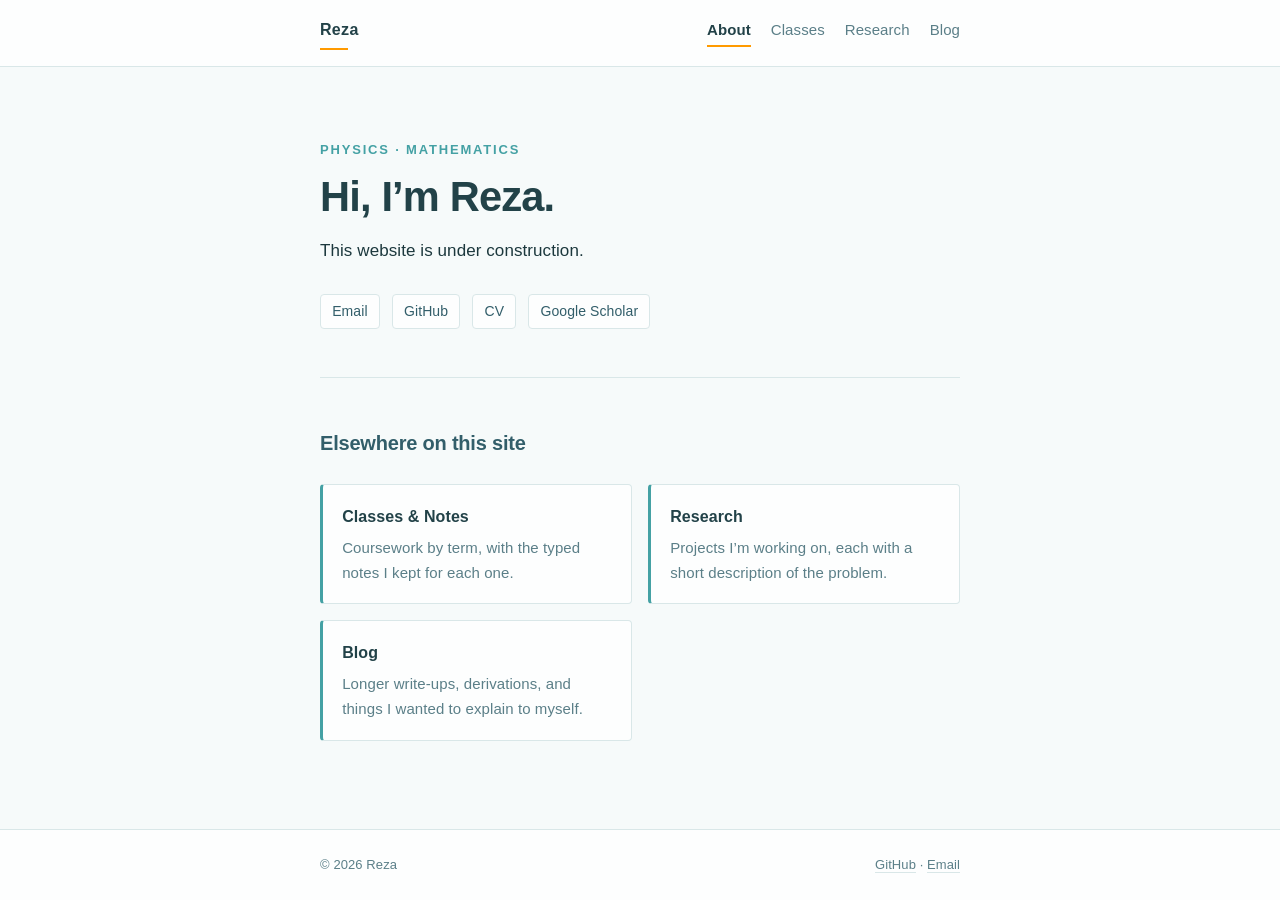
<file: index.html>
<!doctype html>
<html lang="en">
<head>
<!-- Generated by tools/build.py from content/pages/index.md — edit that file, not this one. -->
<meta charset="utf-8">
<meta name="viewport" content="width=device-width, initial-scale=1">
<title>Reza — About</title>
<meta name="description" content="Personal site — bio, coursework and notes, research projects, and writing.">
<meta name="color-scheme" content="light dark">
<link rel="icon" href="assets/favicon.svg" type="image/svg+xml">
<link rel="stylesheet" href="assets/css/style.css">
<script src="assets/js/site.js"></script>
<script defer id="MathJax-script" src="assets/vendor/mathjax/tex-chtml.js"></script>
</head>
<body>
<a class="skip-link" href="#main">Skip to content</a>

<header class="site-header">
  <div class="wrap">
    <a class="brand" href="index.html">Reza</a>
    <nav class="nav" aria-label="Primary">
      <a href="index.html" aria-current="page">About</a>
      <a href="classes.html">Classes</a>
      <a href="research.html">Research</a>
      <a href="blog.html">Blog</a>
    </nav>
  </div>
</header>

<main id="main">
  <div class="wrap">

    <section class="hero">
      <p class="hero-role">Physics · Mathematics</p>
      <h1 class="page-title">Hi, I&#8217;m Reza.</h1>
    </section>

    <div class="bio">
      <p>This website is under construction. </p>

      <ul class="links">
        <li><a href="mailto:kazemi@berkeley.edu">Email</a></li>
        <li><a href="https://github.com/kazemi-reza">GitHub</a></li>
        <li><a href="#">CV</a></li>
        <li><a href="https://scholar.google.com/citations?user=HjDReEsAAAAJ&hl=en">Google&nbsp;Scholar</a></li>
      </ul>
    </div>

    <hr>

    <h2>Elsewhere on this site</h2>
    <ul class="tabs">
      <li>
        <a class="card" href="classes.html">
          <h3>Classes &amp; Notes</h3>
          <p>Coursework by term, with the typed notes I kept for each one.</p>
        </a>
      </li>
      <li>
        <a class="card" href="research.html">
          <h3>Research</h3>
          <p>Projects I&rsquo;m working on, each with a short description of the problem.</p>
        </a>
      </li>
      <li>
        <a class="card" href="blog.html">
          <h3>Blog</h3>
          <p>Longer write-ups, derivations, and things I wanted to explain to myself.</p>
        </a>
      </li>
    </ul>

  </div>
</main>

<footer class="site-footer">
  <div class="wrap">
    <span>&copy; <span data-year>2026</span> Reza</span>
    <span><a href="https://github.com/kazemi-reza">GitHub</a> &middot; <a href="mailto:kazemi@berkeley.edu">Email</a></span>
  </div>
</footer>
</body>
</html>
</file>
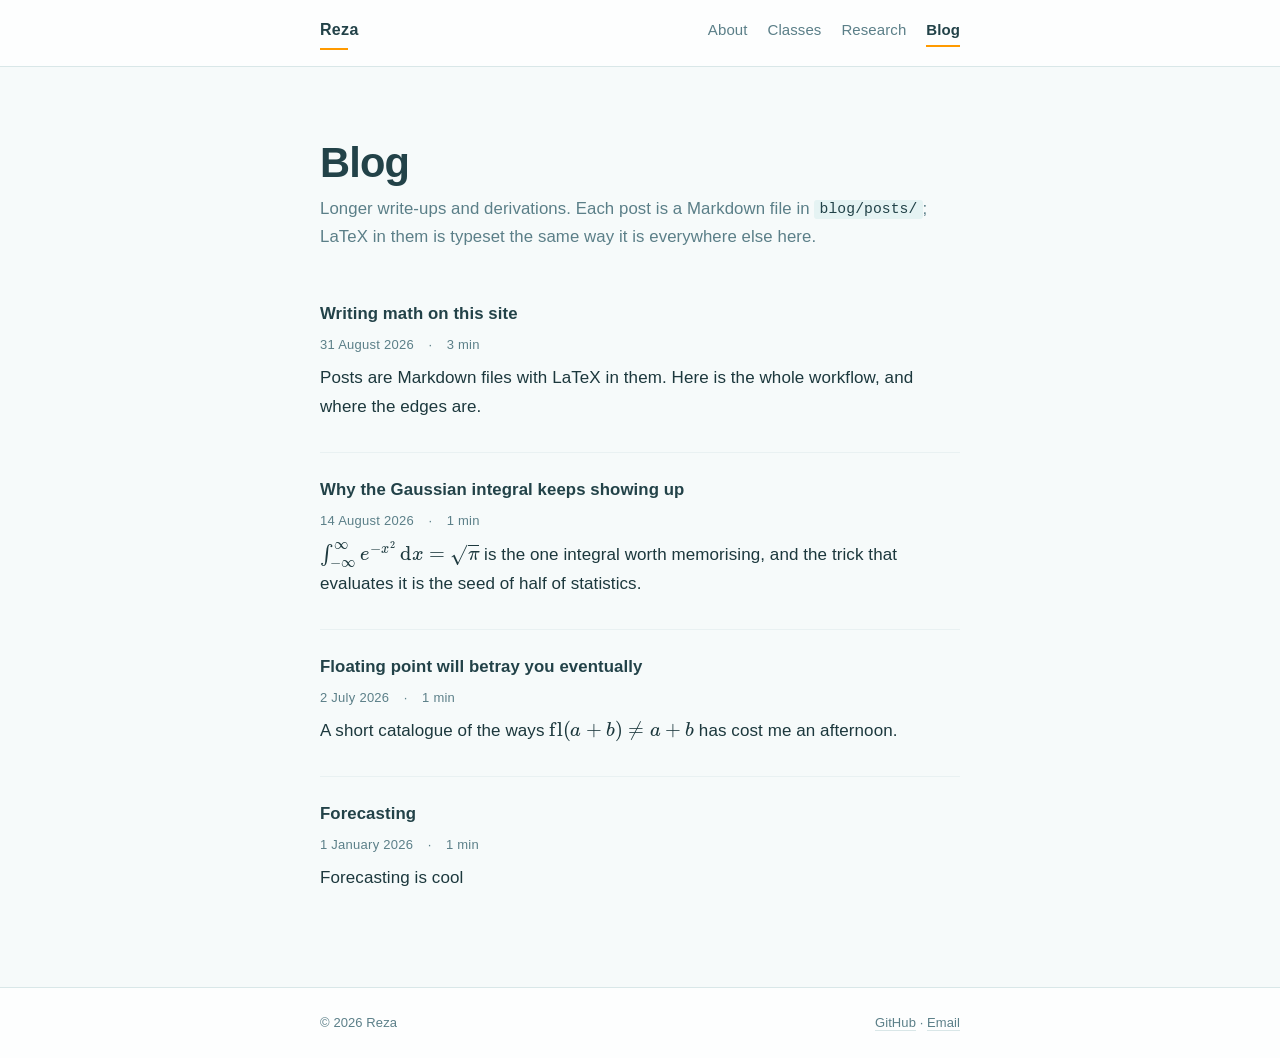
<file: blog.html>
<!doctype html>
<html lang="en">
<head>
<meta charset="utf-8">
<meta name="viewport" content="width=device-width, initial-scale=1">
<title>Blog — Reza</title>
<meta name="description" content="Write-ups, derivations, and notes to self.">
<meta name="color-scheme" content="light dark">
<link rel="icon" href="assets/favicon.svg" type="image/svg+xml">
<link rel="stylesheet" href="assets/css/style.css">
<script src="assets/js/site.js"></script>
<script defer id="MathJax-script" src="assets/vendor/mathjax/tex-chtml.js"></script>
</head>
<body>
<a class="skip-link" href="#main">Skip to content</a>

<header class="site-header">
  <div class="wrap">
    <a class="brand" href="index.html">Reza</a>
    <nav class="nav" aria-label="Primary">
      <a href="index.html">About</a>
      <a href="classes.html">Classes</a>
      <a href="research.html">Research</a>
      <a href="blog.html" aria-current="page">Blog</a>
    </nav>
  </div>
</header>

<main id="main">
  <div class="wrap">

    <h1 class="page-title">Blog</h1>
    <p class="lede">
      Longer write-ups and derivations. Each post is a Markdown file in
      <code>blog/posts/</code>; LaTeX in them is typeset the same way it is everywhere
      else here.
    </p>

<!-- POSTS:START — generated by tools/build.py from blog/posts/*.md. Edit those, not this. -->

    <article class="entry">
      <h3><a href="blog/2026-08-31-writing-math-here.html">Writing math on this site</a></h3>
      <p class="meta"><time datetime="2026-08-31">31 August 2026</time><span>&middot;</span><span>3 min</span></p>
      <p>Posts are Markdown files with LaTeX in them. Here is the whole workflow, and where the edges are.</p>
    </article>

    <article class="entry">
      <h3><a href="blog/2026-08-14-gaussian-integral.html">Why the Gaussian integral keeps showing up</a></h3>
      <p class="meta"><time datetime="2026-08-14">14 August 2026</time><span>&middot;</span><span>1 min</span></p>
      <p>$\int_{-\infty}^{\infty} e^{-x^2}\,\diff{x} = \sqrt{\pi}$ is the one integral worth memorising, and the trick that evaluates it is the seed of half of statistics.</p>
    </article>

    <article class="entry">
      <h3><a href="blog/2026-07-02-floating-point.html">Floating point will betray you eventually</a></h3>
      <p class="meta"><time datetime="2026-07-02">2 July 2026</time><span>&middot;</span><span>1 min</span></p>
      <p>A short catalogue of the ways $\mathrm{fl}(a + b) \ne a + b$ has cost me an afternoon.</p>
    </article>

    <article class="entry">
      <h3><a href="blog/forecasting.html">Forecasting</a></h3>
      <p class="meta"><time datetime="2026-01-01">1 January 2026</time><span>&middot;</span><span>1 min</span></p>
      <p>Forecasting is cool</p>
    </article>

<!-- POSTS:END -->

  </div>
</main>

<footer class="site-footer">
  <div class="wrap">
    <span>&copy; <span data-year>2026</span> Reza</span>
    <span><a href="https://github.com/rezakaze">GitHub</a> &middot; <a href="mailto:mhmdrzkzm04@gmail.com">Email</a></span>
  </div>
</footer>
</body>
</html>
</file>
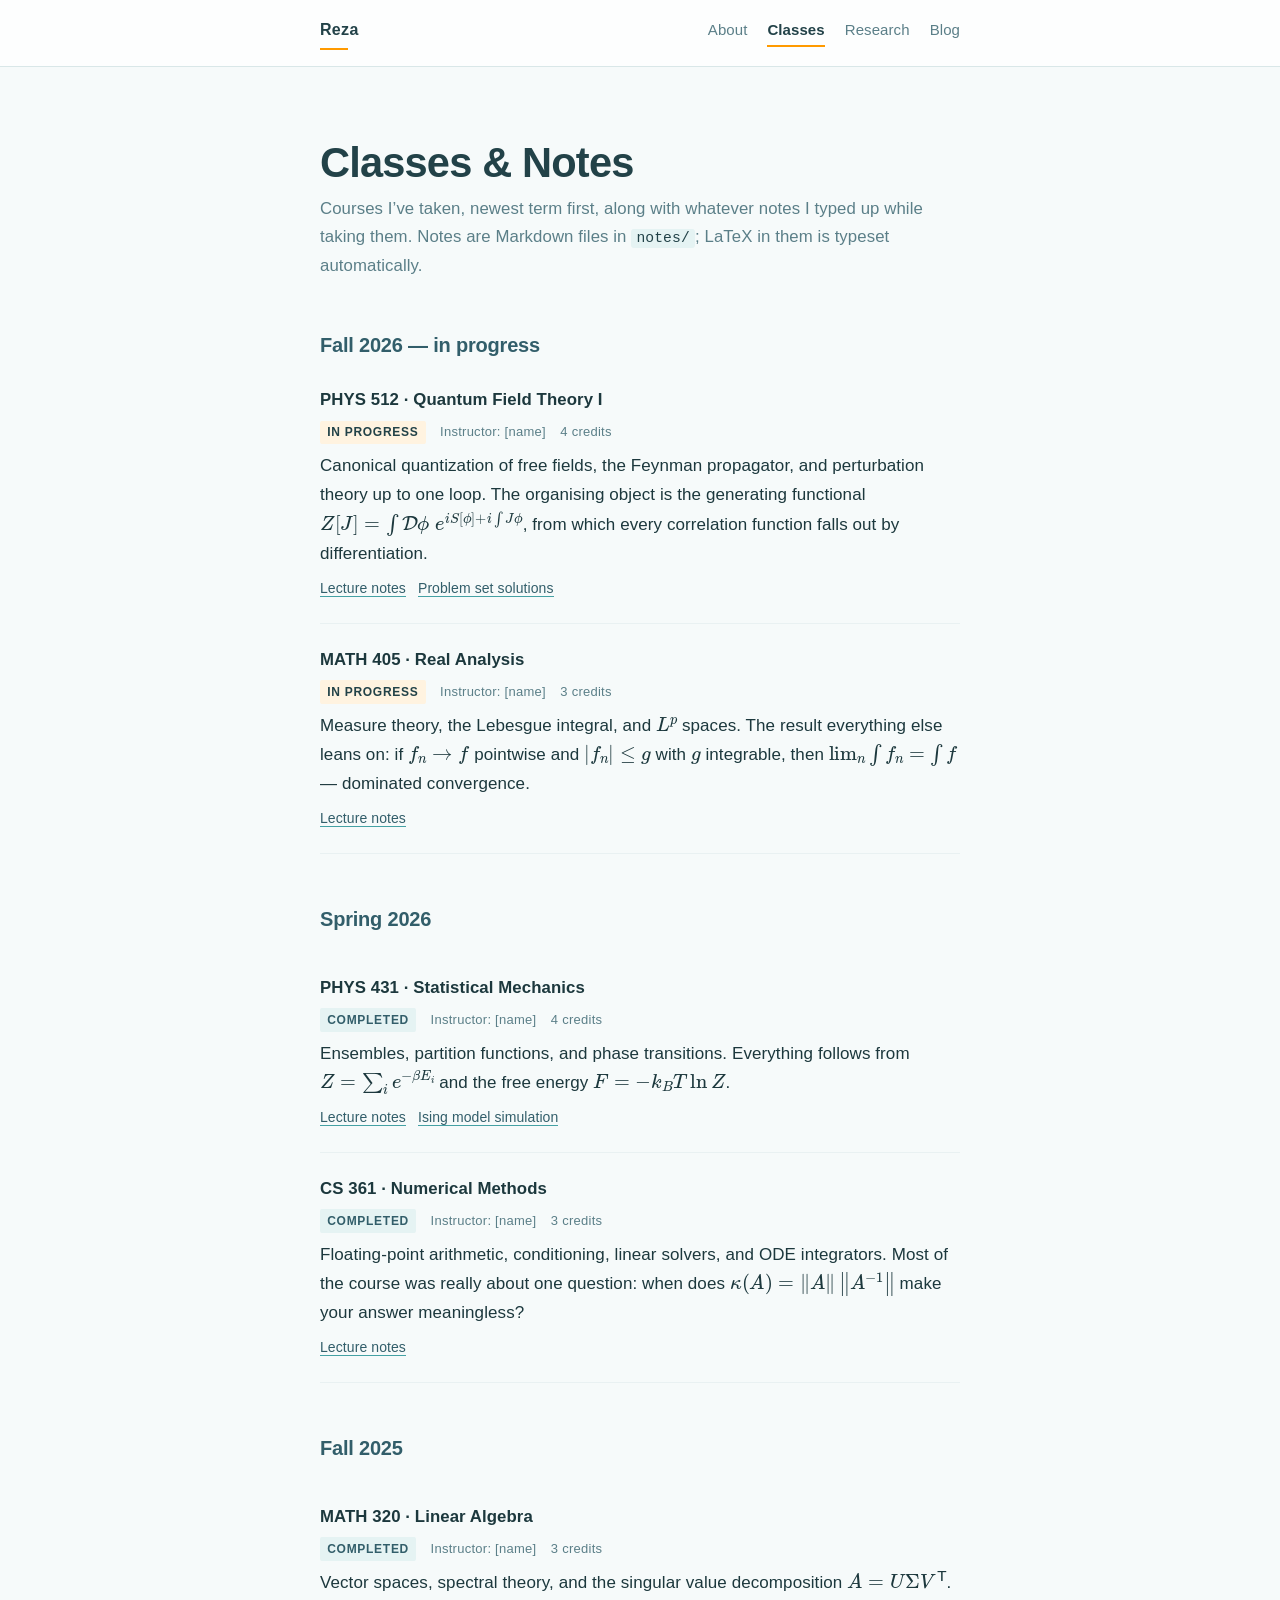
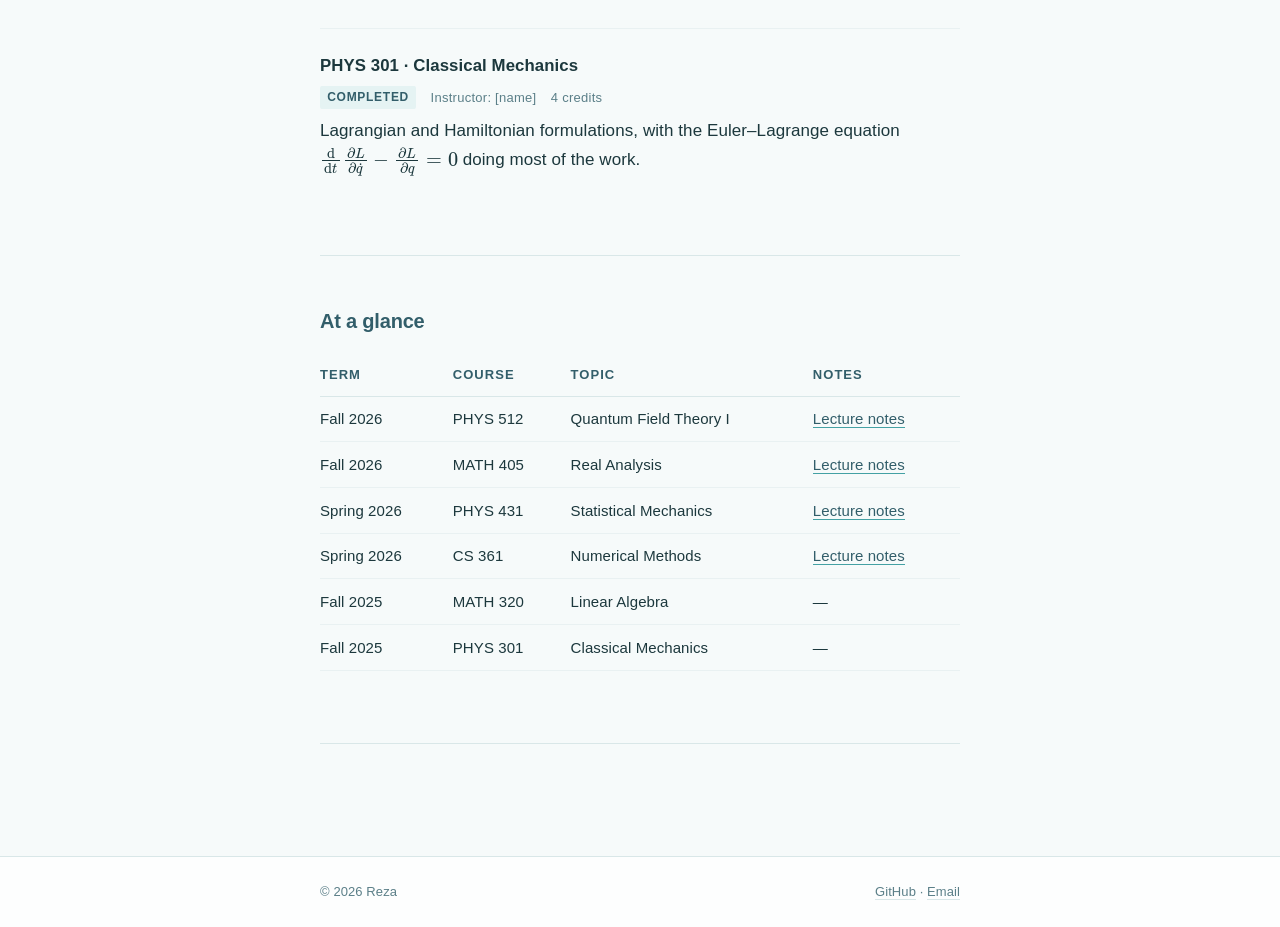
<file: classes.html>
<!doctype html>
<html lang="en">
<head>
<!-- Generated by tools/build.py from content/pages/classes.md — edit that file, not this one. -->
<meta charset="utf-8">
<meta name="viewport" content="width=device-width, initial-scale=1">
<title>Classes &amp; Notes — Reza</title>
<meta name="description" content="Courses taken, organised by term, with links to typed lecture notes.">
<meta name="color-scheme" content="light dark">
<link rel="icon" href="assets/favicon.svg" type="image/svg+xml">
<link rel="stylesheet" href="assets/css/style.css">
<script src="assets/js/site.js"></script>
<script defer id="MathJax-script" src="assets/vendor/mathjax/tex-chtml.js"></script>
</head>
<body>
<a class="skip-link" href="#main">Skip to content</a>

<header class="site-header">
  <div class="wrap">
    <a class="brand" href="index.html">Reza</a>
    <nav class="nav" aria-label="Primary">
      <a href="index.html">About</a>
      <a href="classes.html" aria-current="page">Classes</a>
      <a href="research.html">Research</a>
      <a href="blog.html">Blog</a>
    </nav>
  </div>
</header>

<main id="main">
  <div class="wrap">

    <h1 class="page-title">Classes &amp; Notes</h1>
    <p class="lede">Courses I&#8217;ve taken, newest term first, along with whatever notes I typed up while taking them. Notes are Markdown files in <code>notes/</code>; LaTeX in them is typeset automatically.</p>

    <h2>Fall 2026 &mdash; in progress</h2>

    <article class="entry">
      <h3>PHYS 512 &middot; Quantum Field Theory I</h3>
      <p class="meta"><span class="tag tag--active">In progress</span><span>Instructor: [name]</span><span>4 credits</span></p>
      <p>Canonical quantization of free fields, the Feynman propagator, and perturbation
      theory up to one loop. The organising object is the generating functional
      $Z[J] = \int \mathcal{D}\phi \; e^{i S[\phi] + i\int J\phi}$, from which every
      correlation function falls out by differentiation.</p>
      <ul class="note-links">
        <li><a href="notes/phys-512-qft.html">Lecture notes</a></li>
        <li><a href="#">Problem set solutions</a></li>
      </ul>
    </article>
    <article class="entry">
      <h3>MATH 405 &middot; Real Analysis</h3>
      <p class="meta"><span class="tag tag--active">In progress</span><span>Instructor: [name]</span><span>3 credits</span></p>
      <p>Measure theory, the Lebesgue integral, and $L^p$ spaces. The result everything
      else leans on: if $f_n \to f$ pointwise and $\abs{f_n} \le g$ with $g$
      integrable, then $\lim_n \int f_n = \int f$ — dominated convergence.</p>
      <ul class="note-links">
        <li><a href="#">Lecture notes</a></li>
      </ul>
    </article>

    <h2>Spring 2026</h2>

    <article class="entry">
      <h3>PHYS 431 &middot; Statistical Mechanics</h3>
      <p class="meta"><span class="tag">Completed</span><span>Instructor: [name]</span><span>4 credits</span></p>
      <p>Ensembles, partition functions, and phase transitions. Everything follows from
      $Z = \sum_i e^{-\beta E_i}$ and the free energy $F = -k_B T \ln Z$.</p>
      <ul class="note-links">
        <li><a href="#">Lecture notes</a></li>
        <li><a href="#">Ising model simulation</a></li>
      </ul>
    </article>
    <article class="entry">
      <h3>CS 361 &middot; Numerical Methods</h3>
      <p class="meta"><span class="tag">Completed</span><span>Instructor: [name]</span><span>3 credits</span></p>
      <p>Floating-point arithmetic, conditioning, linear solvers, and ODE integrators.
      Most of the course was really about one question: when does
      $\kappa(A) = \norm{A}\,\norm{A^{-1}}$ make your answer meaningless?</p>
      <ul class="note-links">
        <li><a href="#">Lecture notes</a></li>
      </ul>
    </article>

    <h2>Fall 2025</h2>

    <article class="entry">
      <h3>MATH 320 &middot; Linear Algebra</h3>
      <p class="meta"><span class="tag">Completed</span><span>Instructor: [name]</span><span>3 credits</span></p>
      <p>Vector spaces, spectral theory, and the singular value decomposition
      $A = U\Sigma V^{\mathsf{T}}$.</p>
    </article>
    <article class="entry">
      <h3>PHYS 301 &middot; Classical Mechanics</h3>
      <p class="meta"><span class="tag">Completed</span><span>Instructor: [name]</span><span>4 credits</span></p>
      <p>Lagrangian and Hamiltonian formulations, with the Euler–Lagrange equation
      $\frac{\diff{}}{\diff{t}}\frac{\partial L}{\partial \dot q} - \frac{\partial L}{\partial q} = 0$
      doing most of the work.</p>
    </article>

    <hr>

    <h2>At a glance</h2>
    <div class="table-scroll">
      <table>
        <thead>
          <tr><th scope="col">Term</th><th scope="col">Course</th><th scope="col">Topic</th><th scope="col">Notes</th></tr>
        </thead>
        <tbody>
          <tr><td>Fall 2026</td><td>PHYS 512</td><td>Quantum Field Theory I</td><td><a href="notes/phys-512-qft.html">Lecture notes</a></td></tr>
          <tr><td>Fall 2026</td><td>MATH 405</td><td>Real Analysis</td><td><a href="#">Lecture notes</a></td></tr>
          <tr><td>Spring 2026</td><td>PHYS 431</td><td>Statistical Mechanics</td><td><a href="#">Lecture notes</a></td></tr>
          <tr><td>Spring 2026</td><td>CS 361</td><td>Numerical Methods</td><td><a href="#">Lecture notes</a></td></tr>
          <tr><td>Fall 2025</td><td>MATH 320</td><td>Linear Algebra</td><td>&mdash;</td></tr>
          <tr><td>Fall 2025</td><td>PHYS 301</td><td>Classical Mechanics</td><td>&mdash;</td></tr>
        </tbody>
      </table>
    </div>

    <hr>

    <p></p>

  </div>
</main>

<footer class="site-footer">
  <div class="wrap">
    <span>&copy; <span data-year>2026</span> Reza</span>
    <span><a href="https://github.com/kazemi-reza">GitHub</a> &middot; <a href="mailto:kazemi@berkeley.edu">Email</a></span>
  </div>
</footer>
</body>
</html>
</file>
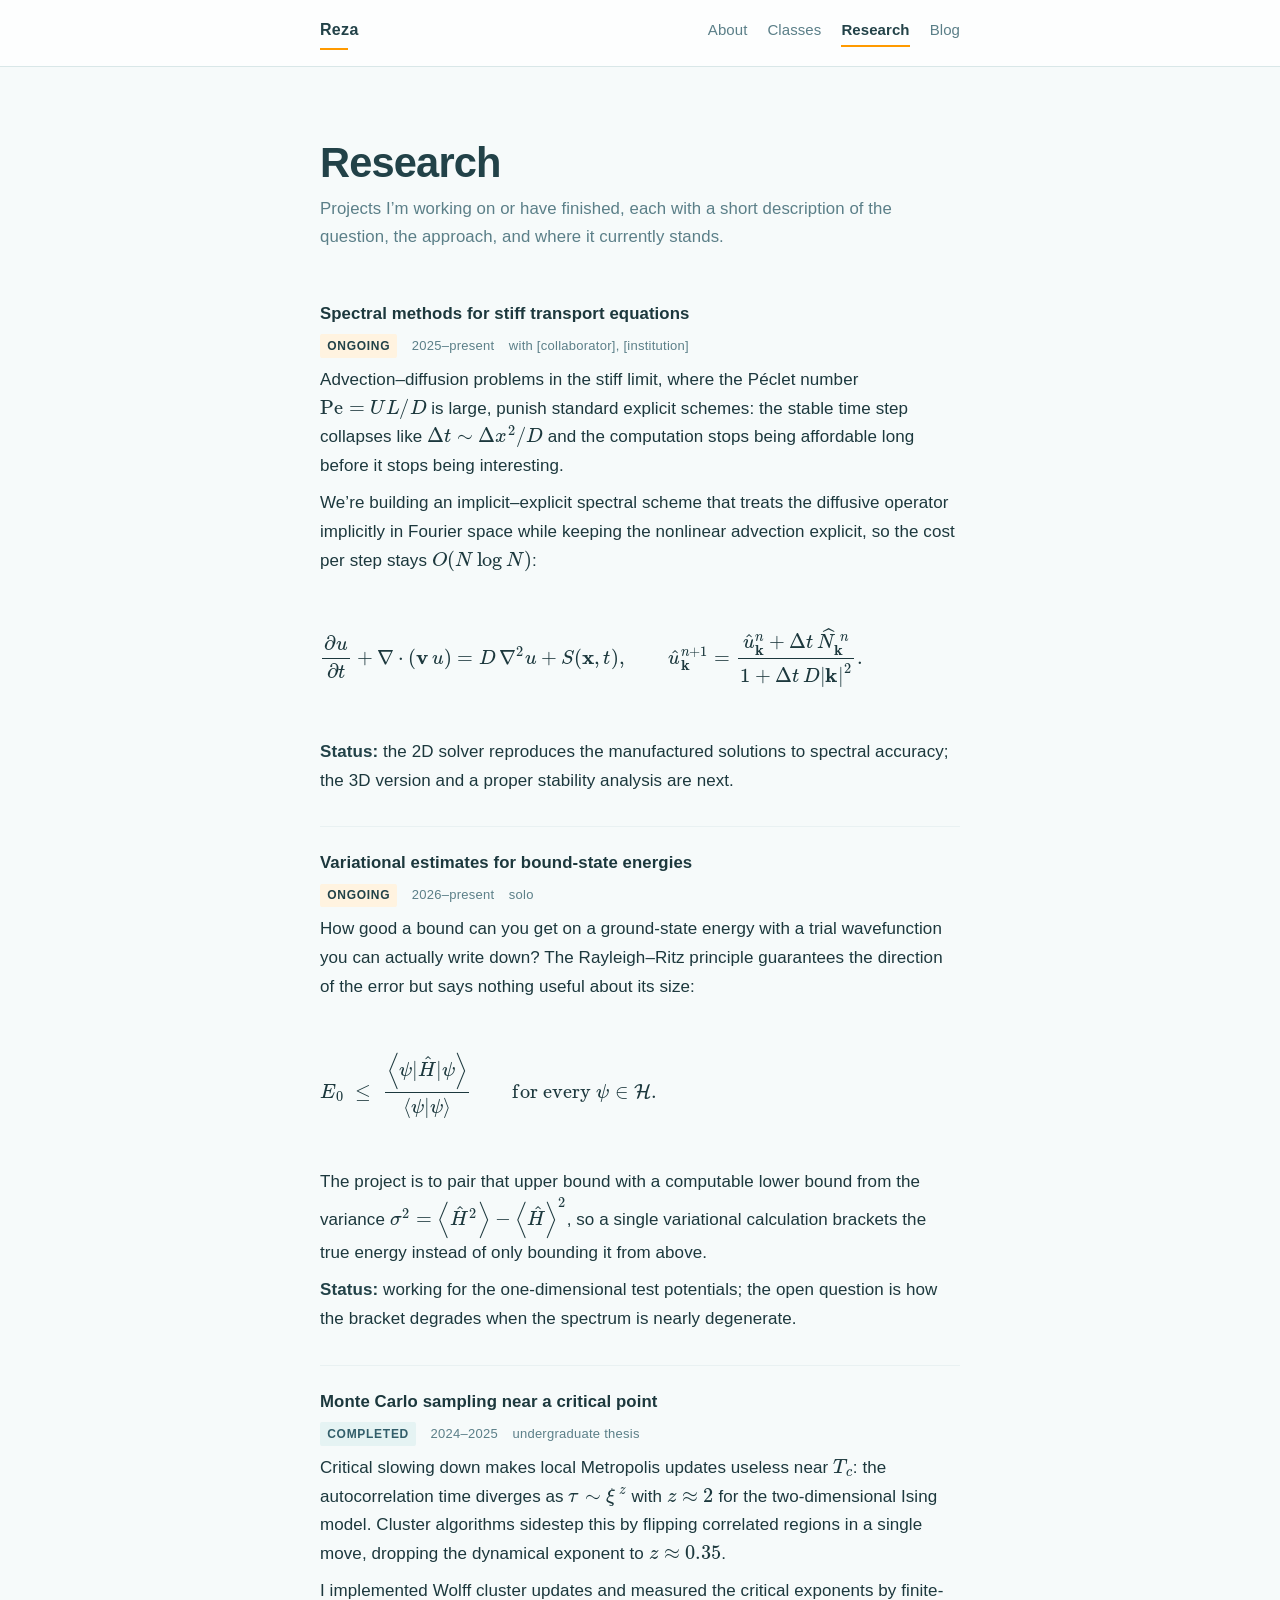
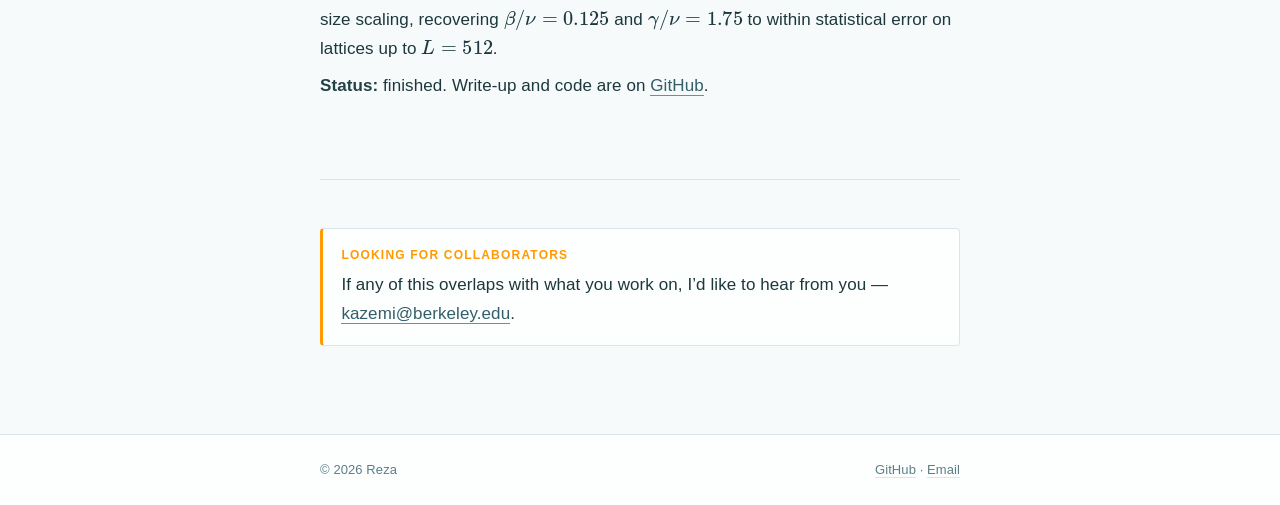
<file: research.html>
<!doctype html>
<html lang="en">
<head>
<!-- Generated by tools/build.py from content/pages/research.md — edit that file, not this one. -->
<meta charset="utf-8">
<meta name="viewport" content="width=device-width, initial-scale=1">
<title>Research — Reza</title>
<meta name="description" content="Research projects, each with a description of the problem and approach.">
<meta name="color-scheme" content="light dark">
<link rel="icon" href="assets/favicon.svg" type="image/svg+xml">
<link rel="stylesheet" href="assets/css/style.css">
<script src="assets/js/site.js"></script>
<script defer id="MathJax-script" src="assets/vendor/mathjax/tex-chtml.js"></script>
</head>
<body>
<a class="skip-link" href="#main">Skip to content</a>

<header class="site-header">
  <div class="wrap">
    <a class="brand" href="index.html">Reza</a>
    <nav class="nav" aria-label="Primary">
      <a href="index.html">About</a>
      <a href="classes.html">Classes</a>
      <a href="research.html" aria-current="page">Research</a>
      <a href="blog.html">Blog</a>
    </nav>
  </div>
</header>

<main id="main">
  <div class="wrap">

    <h1 class="page-title">Research</h1>
    <p class="lede">Projects I&#8217;m working on or have finished, each with a short description of the question, the approach, and where it currently stands.</p>

    <article class="entry">
      <h3>Spectral methods for stiff transport equations</h3>
      <p class="meta"><span class="tag tag--active">Ongoing</span><span>2025–present</span><span>with [collaborator], [institution]</span></p>
      <p>Advection–diffusion problems in the stiff limit, where the Péclet number
      $\mathrm{Pe} = UL/D$ is large, punish standard explicit schemes: the stable time
      step collapses like $\Delta t \sim \Delta x^2 / D$ and the computation stops
      being affordable long before it stops being interesting.</p>

      <p>We&#8217;re building an implicit–explicit spectral scheme that treats the diffusive
      operator implicitly in Fourier space while keeping the nonlinear advection
      explicit, so the cost per step stays $O(N \log N)$:</p>

      <div class="math-block">
        $$
          \frac{\partial u}{\partial t} + \nabla \cdot (\mathbf{v}\,u)
            = D\,\nabla^2 u + S(\mathbf{x}, t),
          \qquad
          \hat u^{n+1}_{\mathbf{k}}
            = \frac{\hat u^{n}_{\mathbf{k}} + \Delta t \,\widehat{N}^{\,n}_{\mathbf{k}}}
                   {1 + \Delta t \, D \abs{\mathbf{k}}^2}.
        $$
      </div>

      <p><strong>Status:</strong> the 2D solver reproduces the manufactured solutions to spectral
      accuracy; the 3D version and a proper stability analysis are next.</p>
    </article>
    <article class="entry">
      <h3>Variational estimates for bound-state energies</h3>
      <p class="meta"><span class="tag tag--active">Ongoing</span><span>2026–present</span><span>solo</span></p>
      <p>How good a bound can you get on a ground-state energy with a trial wavefunction
      you can actually write down? The Rayleigh–Ritz principle guarantees the
      direction of the error but says nothing useful about its size:</p>

      <div class="math-block">
        $$
          E_0 \;\le\; \frac{\inner{\psi | \hat H | \psi}}{\inner{\psi | \psi}}
          \qquad \text{for every } \psi \in \mathcal{H}.
        $$
      </div>

      <p>The project is to pair that upper bound with a computable lower bound from the
      variance $\sigma^2 = \inner{\hat H^2} - \inner{\hat H}^2$, so a single
      variational calculation brackets the true energy instead of only bounding it
      from above.</p>

      <p><strong>Status:</strong> working for the one-dimensional test potentials; the open question
      is how the bracket degrades when the spectrum is nearly degenerate.</p>
    </article>
    <article class="entry">
      <h3>Monte Carlo sampling near a critical point</h3>
      <p class="meta"><span class="tag">Completed</span><span>2024–2025</span><span>undergraduate thesis</span></p>
      <p>Critical slowing down makes local Metropolis updates useless near $T_c$: the
      autocorrelation time diverges as $\tau \sim \xi^{\,z}$ with $z \approx 2$ for
      the two-dimensional Ising model. Cluster algorithms sidestep this by flipping
      correlated regions in a single move, dropping the dynamical exponent to
      $z \approx 0.35$.</p>

      <p>I implemented Wolff cluster updates and measured the critical exponents by
      finite-size scaling, recovering $\beta/\nu = 0.125$ and $\gamma/\nu = 1.75$ to
      within statistical error on lattices up to $L = 512$.</p>

      <p><strong>Status:</strong> finished. Write-up and code are on
      <a href="https://github.com/kazemi-reza">GitHub</a>.</p>
    </article>

    <hr>

    <div class="callout">
      <p class="callout-title">Looking for collaborators</p>
      <p>If any of this overlaps with what you work on, I&#8217;d like to hear from you —
      <a href="mailto:kazemi@berkeley.edu">kazemi@berkeley.edu</a>.</p>
    </div>

  </div>
</main>

<footer class="site-footer">
  <div class="wrap">
    <span>&copy; <span data-year>2026</span> Reza</span>
    <span><a href="https://github.com/kazemi-reza">GitHub</a> &middot; <a href="mailto:kazemi@berkeley.edu">Email</a></span>
  </div>
</footer>
</body>
</html>
</file>
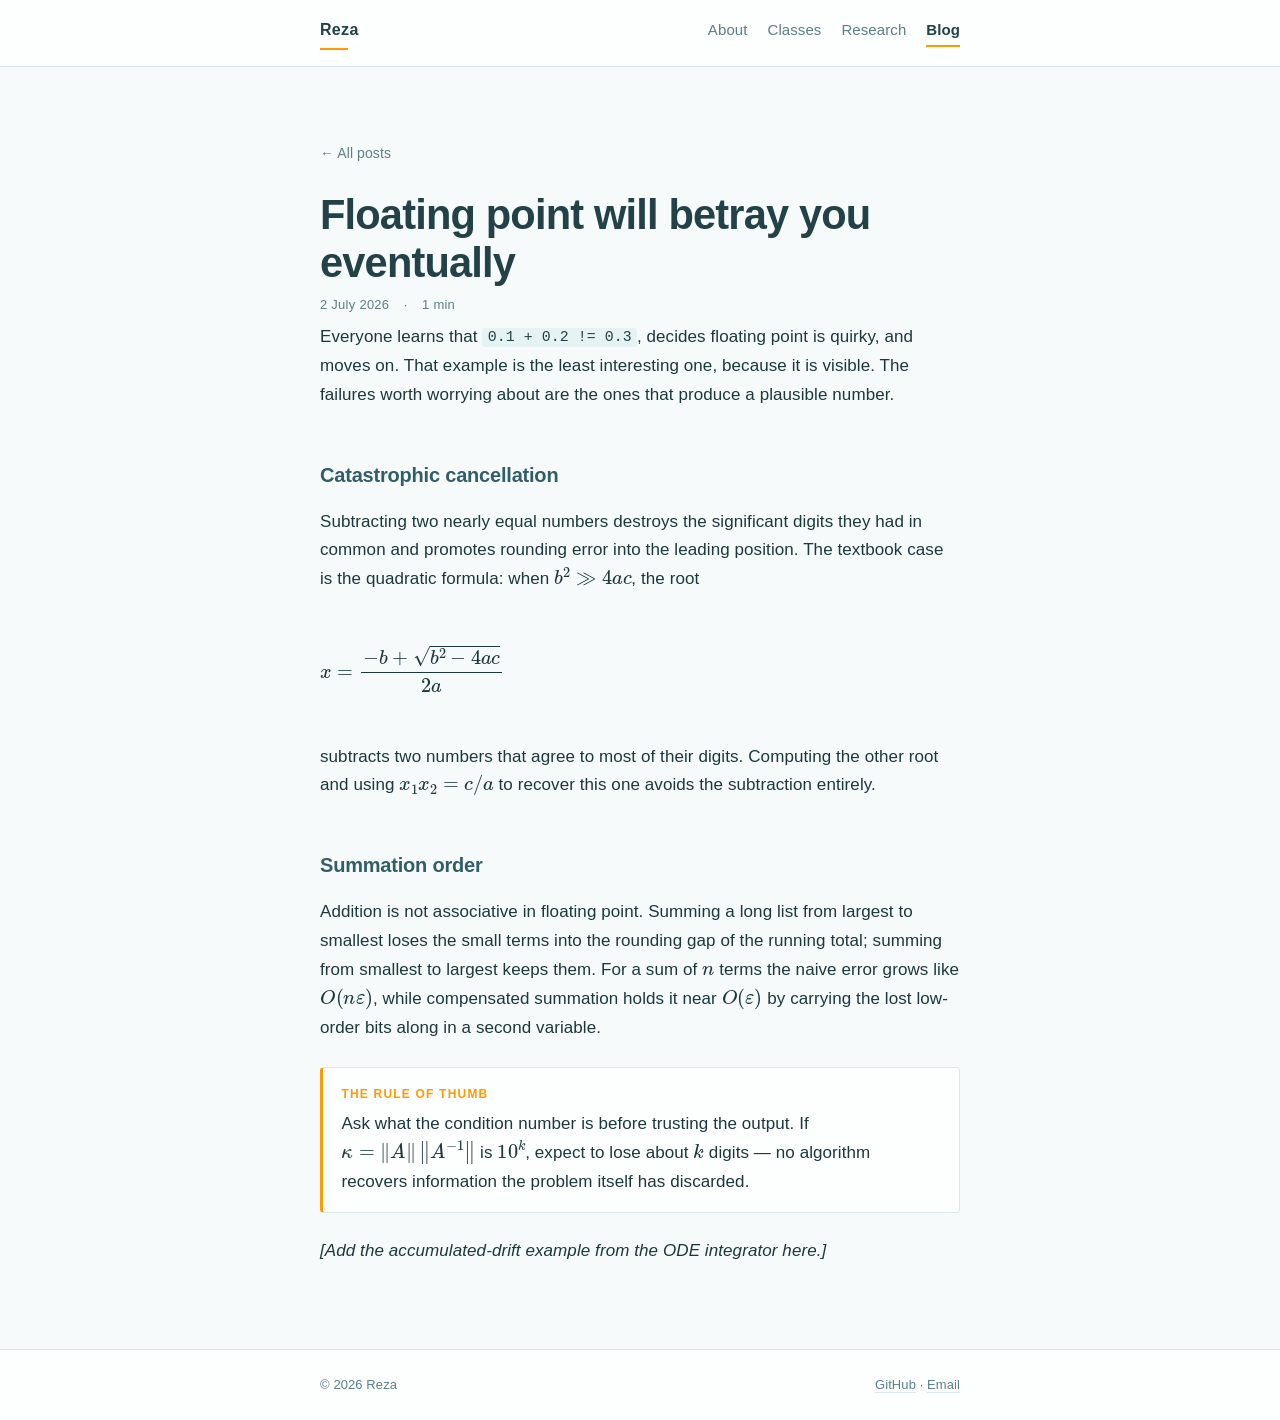
<file: blog/2026-07-02-floating-point.html>
<!doctype html>
<html lang="en">
<head>
<!-- Generated by tools/build.py from blog/posts/2026-07-02-floating-point.md — edit that file, not this one. -->
<meta charset="utf-8">
<meta name="viewport" content="width=device-width, initial-scale=1">
<title>Floating point will betray you eventually — Reza</title>
<meta name="description" content="A short catalogue of the ways \mathrm{fl}(a + b) \ne a + b has cost me an afternoon.">
<meta name="color-scheme" content="light dark">
<link rel="icon" href="../assets/favicon.svg" type="image/svg+xml">
<link rel="stylesheet" href="../assets/css/style.css">
<script src="../assets/js/site.js"></script>
<script defer id="MathJax-script" src="../assets/vendor/mathjax/tex-chtml.js"></script>
</head>
<body>
<a class="skip-link" href="#main">Skip to content</a>

<header class="site-header">
  <div class="wrap">
    <a class="brand" href="../index.html">Reza</a>
    <nav class="nav" aria-label="Primary">
      <a href="../index.html">About</a>
      <a href="../classes.html">Classes</a>
      <a href="../research.html">Research</a>
      <a href="../blog.html" aria-current="page">Blog</a>
    </nav>
  </div>
</header>

<main id="main">
  <div class="wrap">

    <a class="back" href="../blog.html">&larr; All posts</a>

    <h1 class="page-title">Floating point will betray you eventually</h1>
    <p class="meta"><time datetime="2026-07-02">2 July 2026</time><span>&middot;</span><span>1 min</span></p>

<p>Everyone learns that <code>0.1 + 0.2 != 0.3</code>, decides floating point is quirky, and
moves on. That example is the least interesting one, because it is visible. The
failures worth worrying about are the ones that produce a plausible number.</p>

<h2 id="catastrophic-cancellation">Catastrophic cancellation</h2>

<p>Subtracting two nearly equal numbers destroys the significant digits they had in
common and promotes rounding error into the leading position. The textbook case
is the quadratic formula: when $b^2 \gg 4ac$, the root</p>

<div class="math-block">
  $$
    x = \frac{-b + \sqrt{b^2 - 4ac}}{2a}
  $$
</div>

<p>subtracts two numbers that agree to most of their digits. Computing the other
root and using $x_1 x_2 = c/a$ to recover this one avoids the subtraction
entirely.</p>

<h2 id="summation-order">Summation order</h2>

<p>Addition is not associative in floating point. Summing a long list from largest
to smallest loses the small terms into the rounding gap of the running total;
summing from smallest to largest keeps them. For a sum of $n$ terms the naive
error grows like $O(n\varepsilon)$, while compensated summation holds it near
$O(\varepsilon)$ by carrying the lost low-order bits along in a second variable.</p>

<div class="callout">
  <p class="callout-title">The rule of thumb</p>
  <p>Ask what the condition number is before trusting the output. If
  $\kappa = \norm{A}\,\norm{A^{-1}}$ is $10^{k}$, expect to lose about $k$
  digits — no algorithm recovers information the problem itself has discarded.</p>
</div>

<p><em>[Add the accumulated-drift example from the ODE integrator here.]</em></p>

  </div>
</main>

<footer class="site-footer">
  <div class="wrap">
    <span>&copy; <span data-year>2026</span> Reza</span>
    <span><a href="https://github.com/kazemi-reza">GitHub</a> &middot; <a href="mailto:kazemi@berkeley.edu">Email</a></span>
  </div>
</footer>
</body>
</html>
</file>
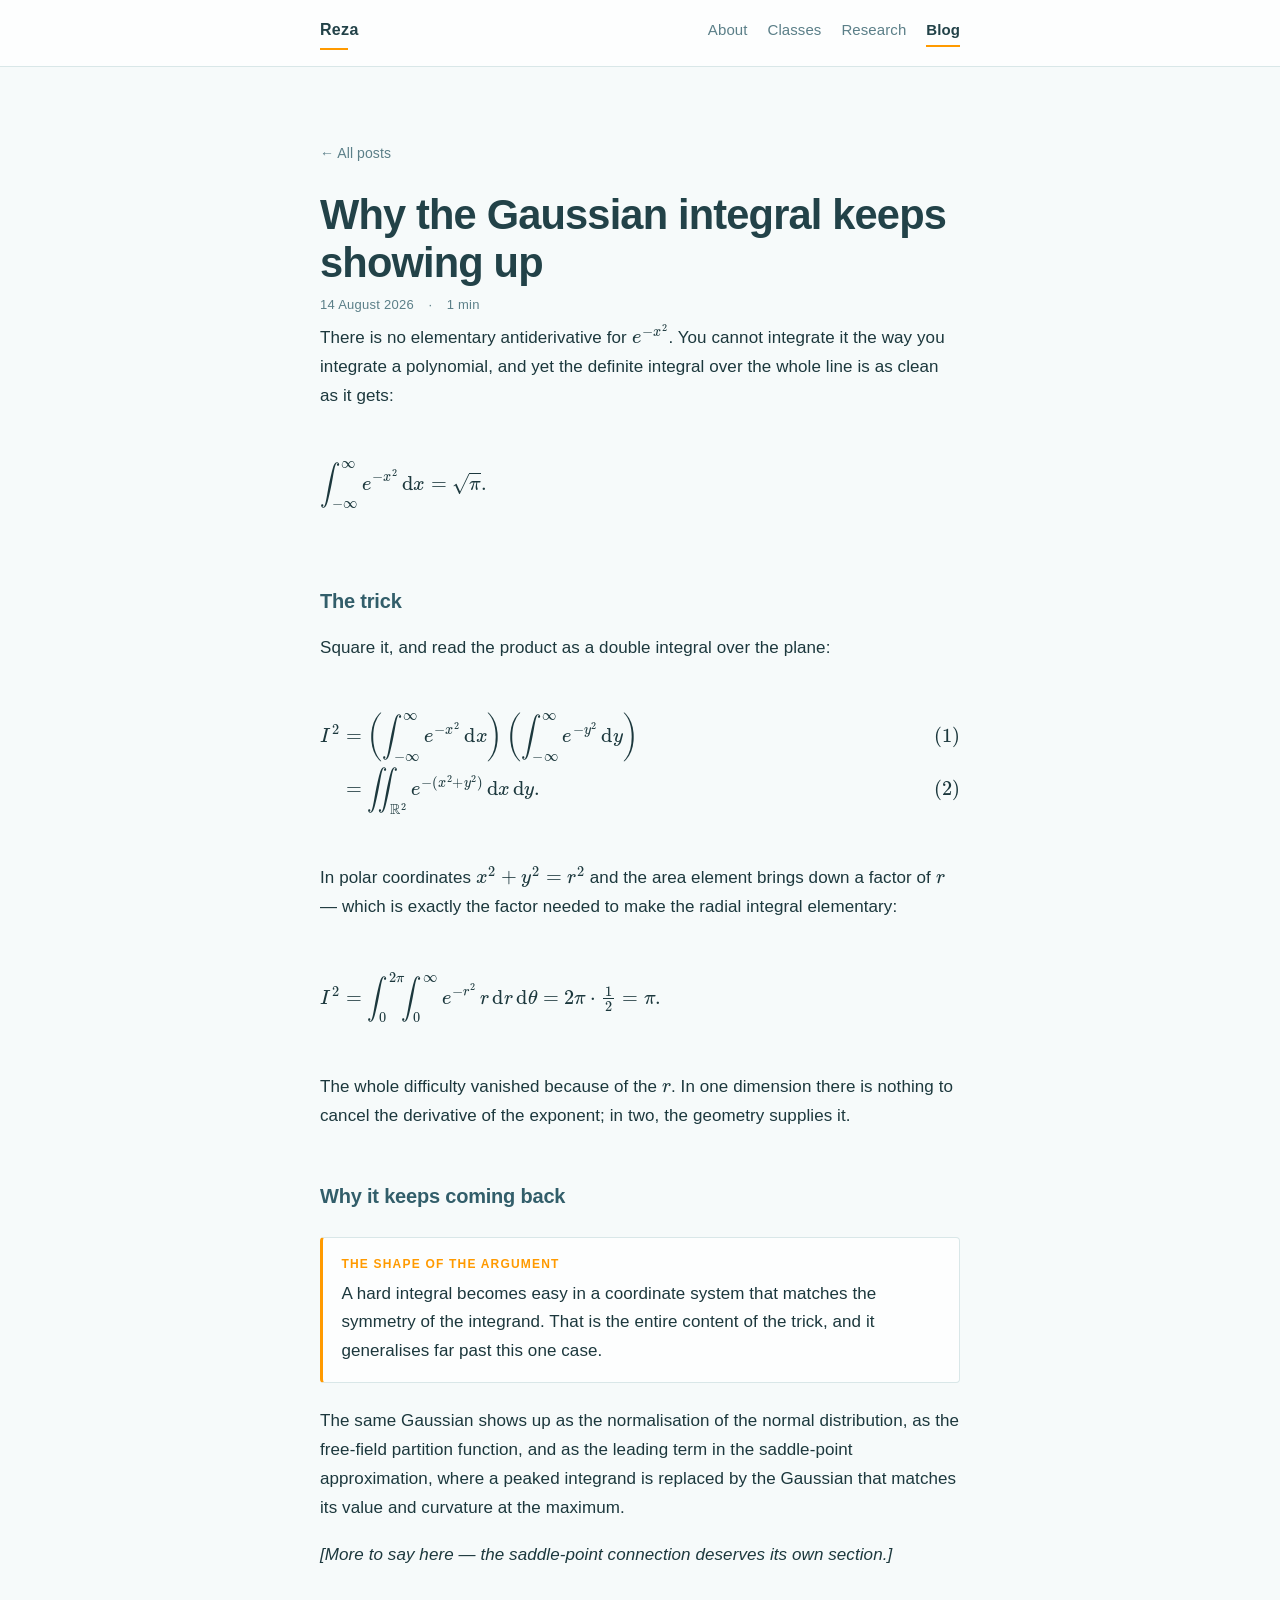
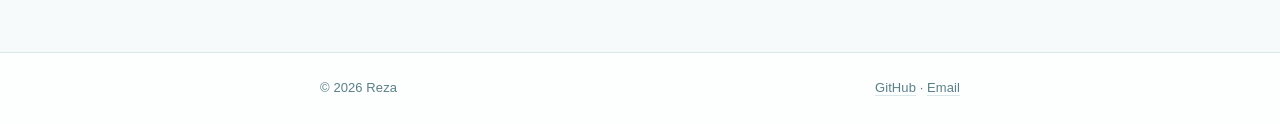
<file: blog/2026-08-14-gaussian-integral.html>
<!doctype html>
<html lang="en">
<head>
<!-- Generated by tools/build.py from blog/posts/2026-08-14-gaussian-integral.md — edit that file, not this one. -->
<meta charset="utf-8">
<meta name="viewport" content="width=device-width, initial-scale=1">
<title>Why the Gaussian integral keeps showing up — Reza</title>
<meta name="description" content="\int{-\infty}^{\infty} e^{-x^2}\,\diff{x} = \sqrt{\pi} is the one integral worth memorising, and the trick that evaluates it is the seed of half of statistics.">
<meta name="color-scheme" content="light dark">
<link rel="icon" href="../assets/favicon.svg" type="image/svg+xml">
<link rel="stylesheet" href="../assets/css/style.css">
<script src="../assets/js/site.js"></script>
<script defer id="MathJax-script" src="../assets/vendor/mathjax/tex-chtml.js"></script>
</head>
<body>
<a class="skip-link" href="#main">Skip to content</a>

<header class="site-header">
  <div class="wrap">
    <a class="brand" href="../index.html">Reza</a>
    <nav class="nav" aria-label="Primary">
      <a href="../index.html">About</a>
      <a href="../classes.html">Classes</a>
      <a href="../research.html">Research</a>
      <a href="../blog.html" aria-current="page">Blog</a>
    </nav>
  </div>
</header>

<main id="main">
  <div class="wrap">

    <a class="back" href="../blog.html">&larr; All posts</a>

    <h1 class="page-title">Why the Gaussian integral keeps showing up</h1>
    <p class="meta"><time datetime="2026-08-14">14 August 2026</time><span>&middot;</span><span>1 min</span></p>

<p>There is no elementary antiderivative for $e^{-x^2}$. You cannot integrate it
the way you integrate a polynomial, and yet the definite integral over the whole
line is as clean as it gets:</p>

<div class="math-block">
  $$
    \int_{-\infty}^{\infty} e^{-x^2}\,\diff{x} = \sqrt{\pi}.
  $$
</div>

<h2 id="the-trick">The trick</h2>

<p>Square it, and read the product as a double integral over the plane:</p>

<div class="math-block">
  \begin{align}
    I^2 &amp;= \left(\int_{-\infty}^{\infty} e^{-x^2}\,\diff{x}\right)
           \left(\int_{-\infty}^{\infty} e^{-y^2}\,\diff{y}\right) \\
        &amp;= \iint_{\RR^2} e^{-(x^2 + y^2)} \,\diff{x}\,\diff{y}.
  \end{align}
</div>

<p>In polar coordinates $x^2 + y^2 = r^2$ and the area element brings down a factor
of $r$ — which is exactly the factor needed to make the radial integral
elementary:</p>

<div class="math-block">
  $$
    I^2 = \int_0^{2\pi}\!\!\int_0^{\infty} e^{-r^2}\, r \,\diff{r}\,\diff{\theta}
        = 2\pi \cdot \tfrac{1}{2} = \pi.
  $$
</div>

<p>The whole difficulty vanished because of the $r$. In one dimension there is
nothing to cancel the derivative of the exponent; in two, the geometry supplies
it.</p>

<h2 id="why-it-keeps-coming-back">Why it keeps coming back</h2>

<div class="callout">
  <p class="callout-title">The shape of the argument</p>
  <p>A hard integral becomes easy in a coordinate system that matches the symmetry
  of the integrand. That is the entire content of the trick, and it generalises
  far past this one case.</p>
</div>

<p>The same Gaussian shows up as the normalisation of the normal distribution, as
the free-field partition function, and as the leading term in the saddle-point
approximation, where a peaked integrand is replaced by the Gaussian that matches
its value and curvature at the maximum.</p>

<p><em>[More to say here — the saddle-point connection deserves its own section.]</em></p>

  </div>
</main>

<footer class="site-footer">
  <div class="wrap">
    <span>&copy; <span data-year>2026</span> Reza</span>
    <span><a href="https://github.com/kazemi-reza">GitHub</a> &middot; <a href="mailto:kazemi@berkeley.edu">Email</a></span>
  </div>
</footer>
</body>
</html>
</file>
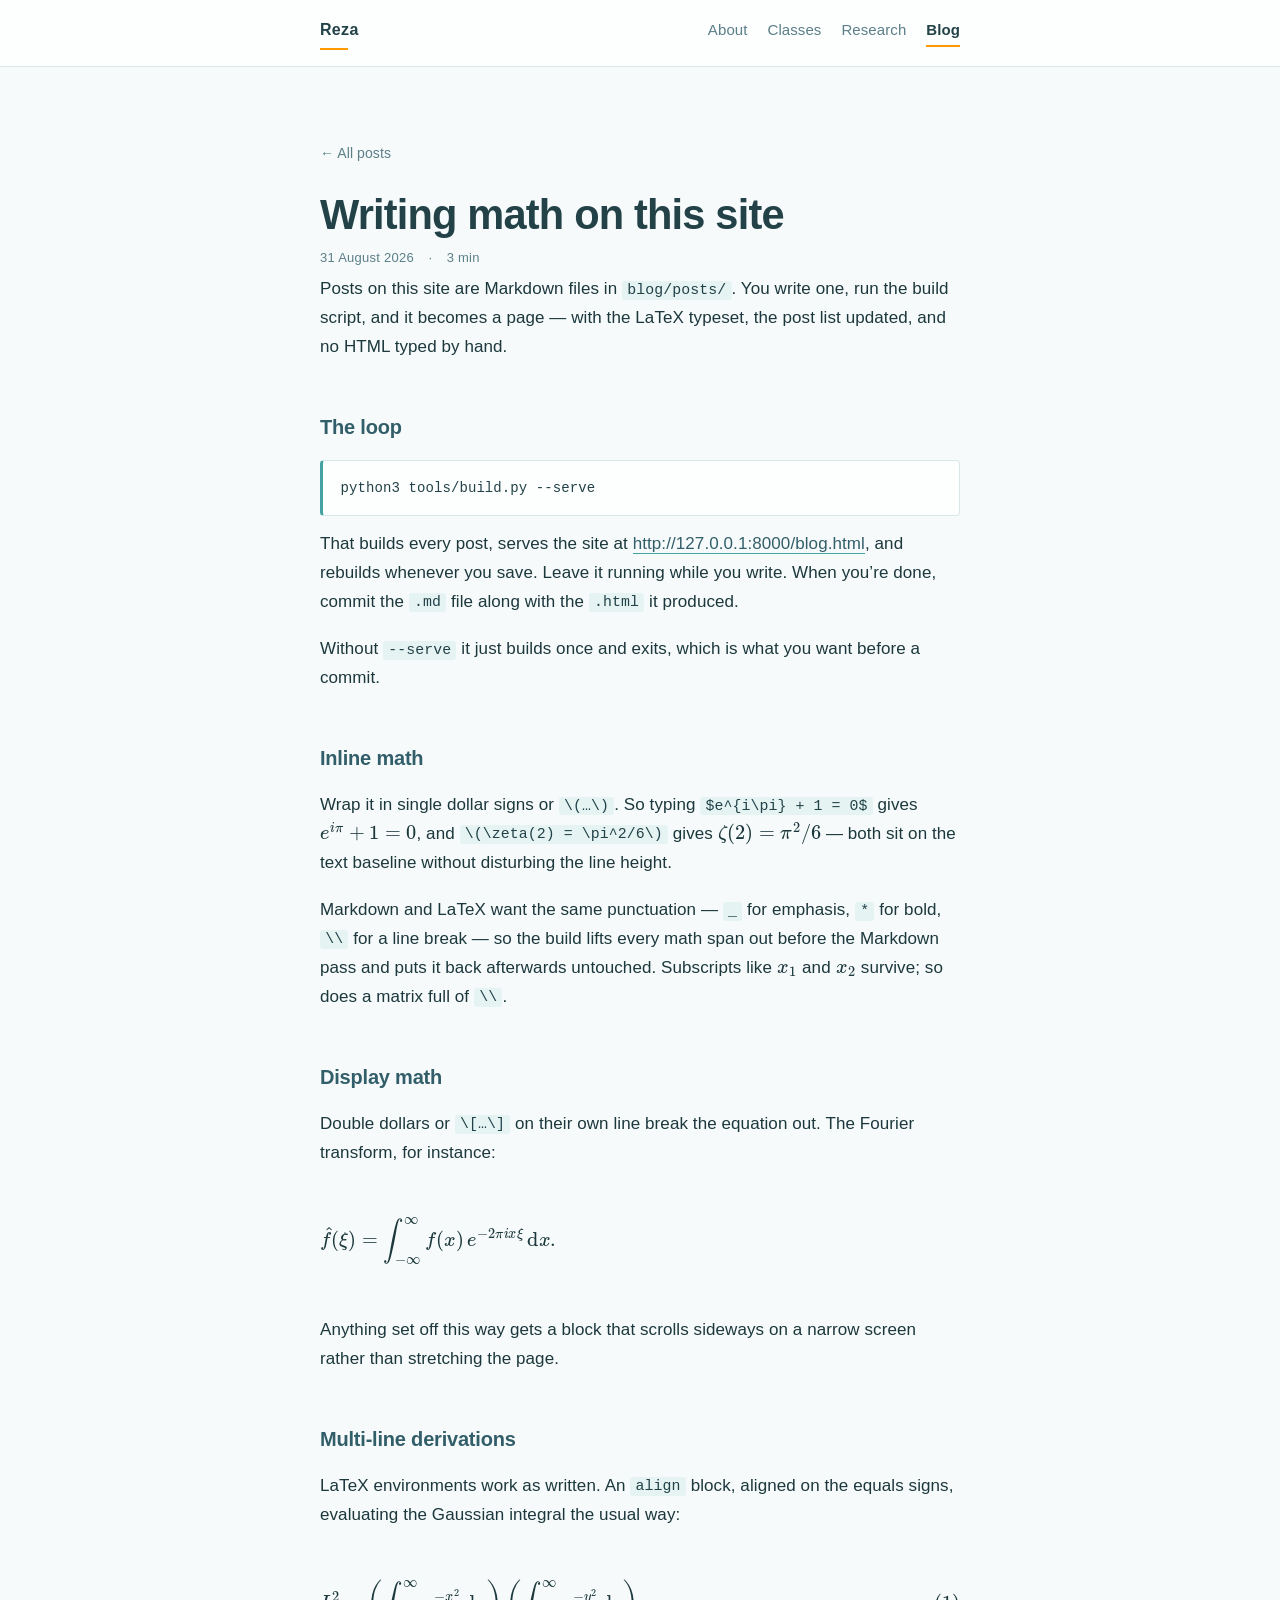
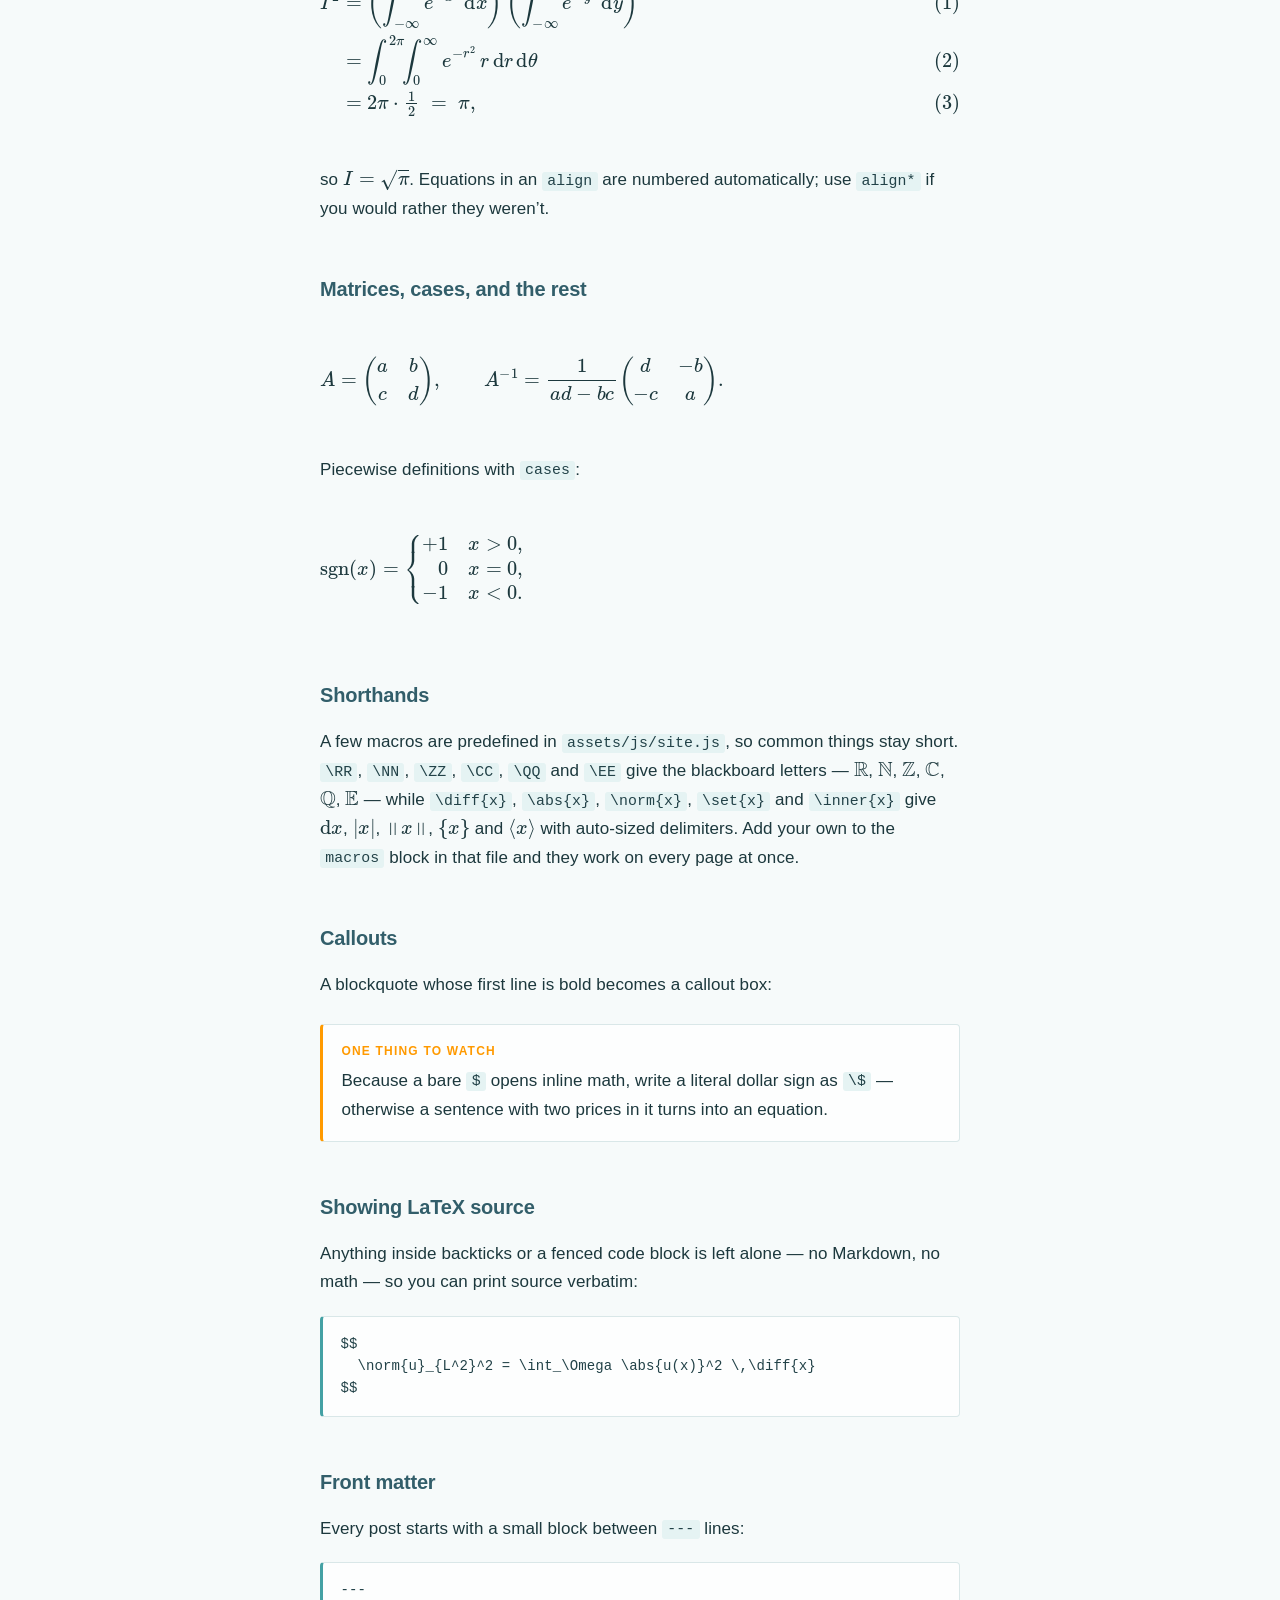
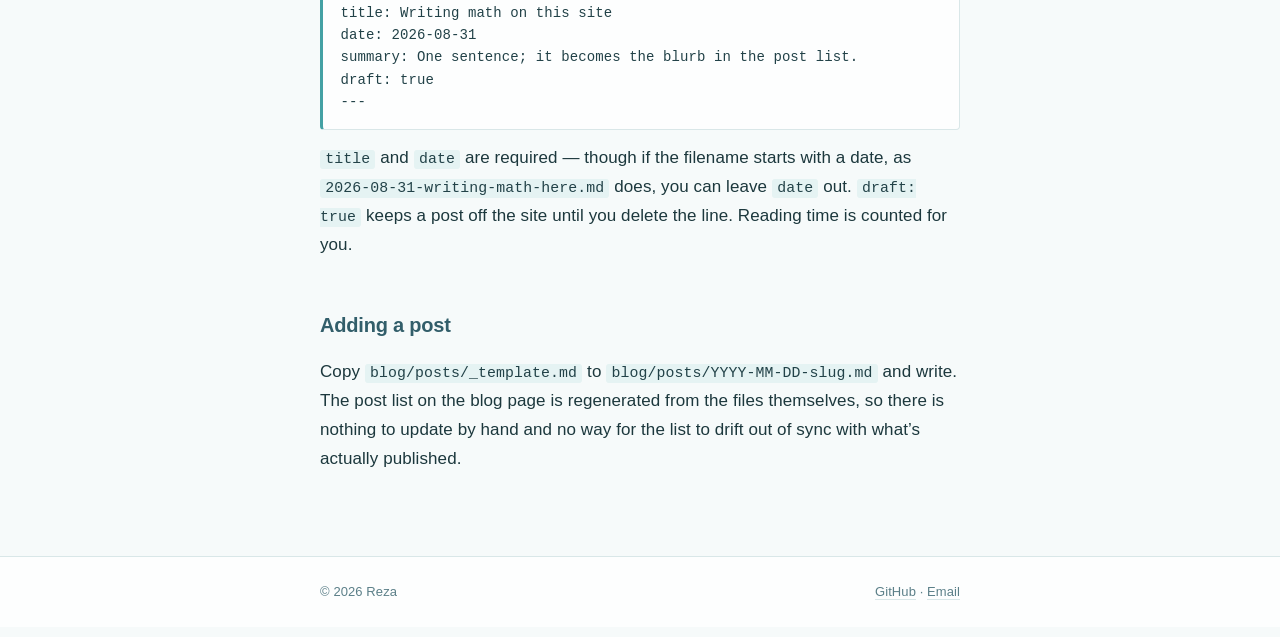
<file: blog/2026-08-31-writing-math-here.html>
<!doctype html>
<html lang="en">
<head>
<!-- Generated by tools/build.py from blog/posts/2026-08-31-writing-math-here.md — edit that file, not this one. -->
<meta charset="utf-8">
<meta name="viewport" content="width=device-width, initial-scale=1">
<title>Writing math on this site — Reza</title>
<meta name="description" content="Posts are Markdown files with LaTeX in them. Here is the whole workflow, and where the edges are.">
<meta name="color-scheme" content="light dark">
<link rel="icon" href="../assets/favicon.svg" type="image/svg+xml">
<link rel="stylesheet" href="../assets/css/style.css">
<script src="../assets/js/site.js"></script>
<script defer id="MathJax-script" src="../assets/vendor/mathjax/tex-chtml.js"></script>
</head>
<body>
<a class="skip-link" href="#main">Skip to content</a>

<header class="site-header">
  <div class="wrap">
    <a class="brand" href="../index.html">Reza</a>
    <nav class="nav" aria-label="Primary">
      <a href="../index.html">About</a>
      <a href="../classes.html">Classes</a>
      <a href="../research.html">Research</a>
      <a href="../blog.html" aria-current="page">Blog</a>
    </nav>
  </div>
</header>

<main id="main">
  <div class="wrap">

    <a class="back" href="../blog.html">&larr; All posts</a>

    <h1 class="page-title">Writing math on this site</h1>
    <p class="meta"><time datetime="2026-08-31">31 August 2026</time><span>&middot;</span><span>3 min</span></p>

<p>Posts on this site are Markdown files in <code>blog/posts/</code>. You write one, run the
build script, and it becomes a page — with the LaTeX typeset, the post list
updated, and no HTML typed by hand.</p>

<h2 id="the-loop">The loop</h2>

<pre><code>python3 tools/build.py --serve
</code></pre>

<p>That builds every post, serves the site at <a href="http://127.0.0.1:8000/blog.html">http://127.0.0.1:8000/blog.html</a>,
and rebuilds whenever you save. Leave it running while you write. When you&#8217;re
done, commit the <code>.md</code> file along with the <code>.html</code> it produced.</p>

<p>Without <code>--serve</code> it just builds once and exits, which is what you want before
a commit.</p>

<h2 id="inline-math">Inline math</h2>

<p>Wrap it in single dollar signs or <code>\(…\)</code>. So typing <code>$e^{i\pi} + 1 = 0$</code> gives
$e^{i\pi} + 1 = 0$, and <code>\(\zeta(2) = \pi^2/6\)</code> gives \(\zeta(2) = \pi^2/6\) —
both sit on the text baseline without disturbing the line height.</p>

<p>Markdown and LaTeX want the same punctuation — <code>_</code> for emphasis, <code>*</code> for bold,
<code>\\</code> for a line break — so the build lifts every math span out before the
Markdown pass and puts it back afterwards untouched. Subscripts like $x_1$ and
$x_2$ survive; so does a matrix full of <code>\\</code>.</p>

<h2 id="display-math">Display math</h2>

<p>Double dollars or <code>\[…\]</code> on their own line break the equation out. The Fourier
transform, for instance:</p>

<div class="math-block">
  $$
    \hat f(\xi) = \int_{-\infty}^{\infty} f(x)\, e^{-2\pi i x \xi} \,\diff{x}.
  $$
</div>

<p>Anything set off this way gets a block that scrolls sideways on a narrow screen
rather than stretching the page.</p>

<h2 id="multi-line-derivations">Multi-line derivations</h2>

<p>LaTeX environments work as written. An <code>align</code> block, aligned on the equals
signs, evaluating the Gaussian integral the usual way:</p>

<div class="math-block">
  \begin{align}
    I^2 &amp;= \left(\int_{-\infty}^{\infty} e^{-x^2}\,\diff{x}\right)
           \left(\int_{-\infty}^{\infty} e^{-y^2}\,\diff{y}\right) \\
        &amp;= \int_0^{2\pi}\!\!\int_0^{\infty} e^{-r^2}\, r \,\diff{r}\,\diff{\theta} \\
        &amp;= 2\pi \cdot \tfrac{1}{2} \;=\; \pi,
  \end{align}
</div>

<p>so $I = \sqrt{\pi}$. Equations in an <code>align</code> are numbered automatically; use
<code>align*</code> if you would rather they weren&#8217;t.</p>

<h2 id="matrices-cases-and-the-rest">Matrices, cases, and the rest</h2>

<div class="math-block">
  $$
    A = \begin{pmatrix} a &amp; b \\ c &amp; d \end{pmatrix},
    \qquad
    A^{-1} = \frac{1}{ad - bc} \begin{pmatrix} d &amp; -b \\ -c &amp; a \end{pmatrix}.
  $$
</div>

<p>Piecewise definitions with <code>cases</code>:</p>

<div class="math-block">
  $$
    \operatorname{sgn}(x) = \begin{cases}
      +1 &amp; x &gt; 0, \\
      \phantom{+}0 &amp; x = 0, \\
      -1 &amp; x &lt; 0.
    \end{cases}
  $$
</div>

<h2 id="shorthands">Shorthands</h2>

<p>A few macros are predefined in <code>assets/js/site.js</code>, so common things stay short.
<code>\RR</code>, <code>\NN</code>, <code>\ZZ</code>, <code>\CC</code>, <code>\QQ</code> and <code>\EE</code> give the blackboard letters — $\RR$,
$\NN$, $\ZZ$, $\CC$, $\QQ$, $\EE$ — while <code>\diff{x}</code>, <code>\abs{x}</code>, <code>\norm{x}</code>,
<code>\set{x}</code> and <code>\inner{x}</code> give $\diff{x}$, $\abs{x}$, $\norm{x}$, $\set{x}$ and
$\inner{x}$ with auto-sized delimiters. Add your own to the <code>macros</code> block in
that file and they work on every page at once.</p>

<h2 id="callouts">Callouts</h2>

<p>A blockquote whose first line is bold becomes a callout box:</p>

<div class="callout">
  <p class="callout-title">One thing to watch</p>
  <p>Because a bare <code>$</code> opens inline math, write a literal dollar sign as <code>\$</code> —
  otherwise a sentence with two prices in it turns into an equation.</p>
</div>

<h2 id="showing-latex-source">Showing LaTeX source</h2>

<p>Anything inside backticks or a fenced code block is left alone — no Markdown, no
math — so you can print source verbatim:</p>

<pre><code>$$
  \norm{u}_{L^2}^2 = \int_\Omega \abs{u(x)}^2 \,\diff{x}
$$
</code></pre>

<h2 id="front-matter">Front matter</h2>

<p>Every post starts with a small block between <code>---</code> lines:</p>

<pre><code>---
title: Writing math on this site
date: 2026-08-31
summary: One sentence; it becomes the blurb in the post list.
draft: true
---
</code></pre>

<p><code>title</code> and <code>date</code> are required — though if the filename starts with a date, as
<code>2026-08-31-writing-math-here.md</code> does, you can leave <code>date</code> out. <code>draft: true</code>
keeps a post off the site until you delete the line. Reading time is counted for
you.</p>

<h2 id="adding-a-post">Adding a post</h2>

<p>Copy <code>blog/posts/_template.md</code> to <code>blog/posts/YYYY-MM-DD-slug.md</code> and write. The
post list on the blog page is regenerated from the files themselves, so there is
nothing to update by hand and no way for the list to drift out of sync with
what&#8217;s actually published.</p>

  </div>
</main>

<footer class="site-footer">
  <div class="wrap">
    <span>&copy; <span data-year>2026</span> Reza</span>
    <span><a href="https://github.com/kazemi-reza">GitHub</a> &middot; <a href="mailto:kazemi@berkeley.edu">Email</a></span>
  </div>
</footer>
</body>
</html>
</file>
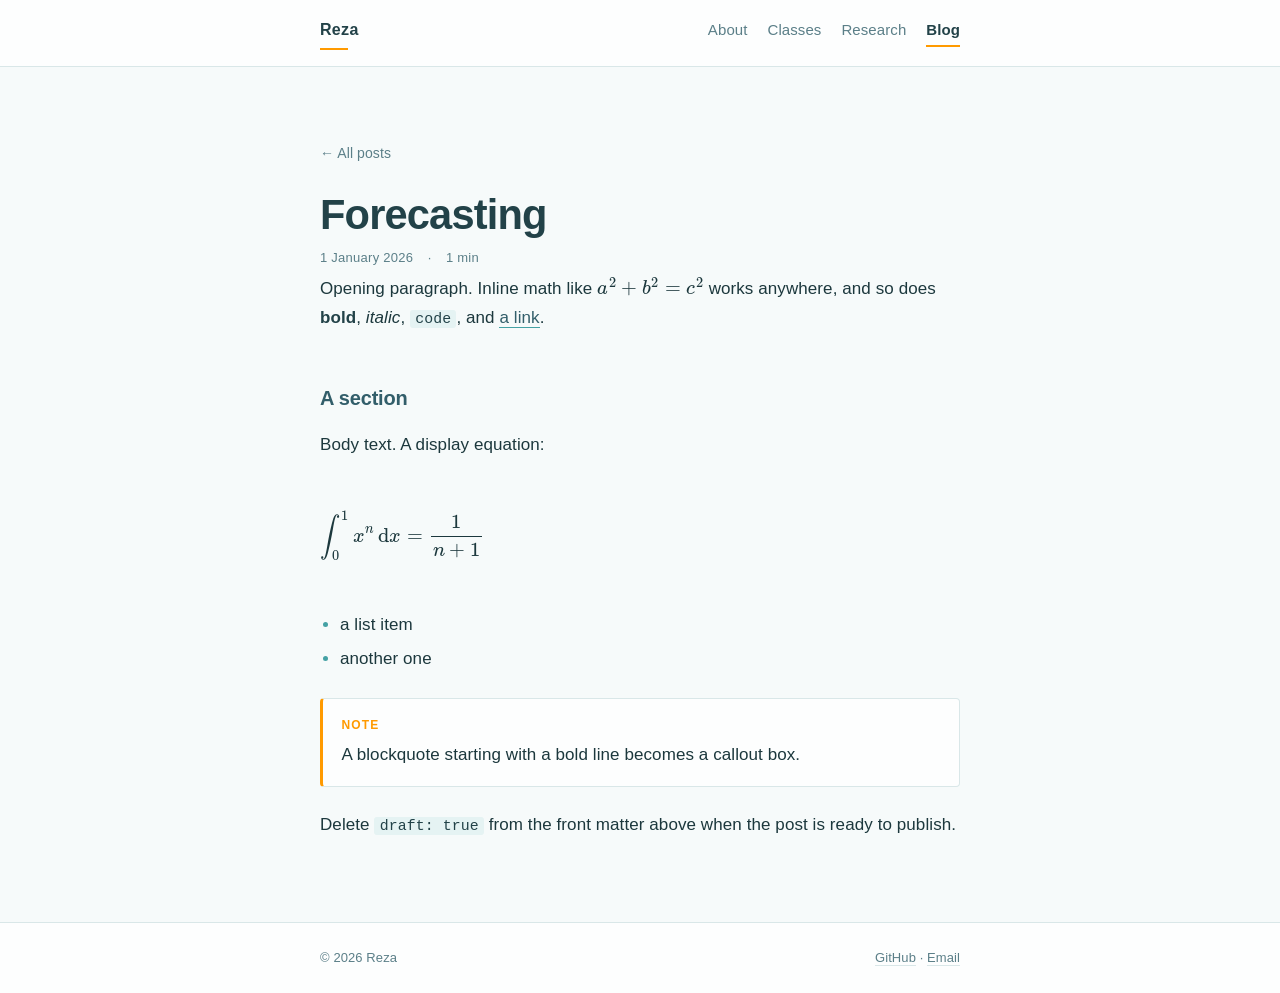
<file: blog/forecasting.html>
<!doctype html>
<html lang="en">
<head>
<!-- Generated by tools/build.py from blog/posts/forecasting.md — edit that file, not this one. -->
<meta charset="utf-8">
<meta name="viewport" content="width=device-width, initial-scale=1">
<title>Forecasting — Reza</title>
<meta name="description" content="Forecasting is cool">
<meta name="color-scheme" content="light dark">
<link rel="icon" href="../assets/favicon.svg" type="image/svg+xml">
<link rel="stylesheet" href="../assets/css/style.css">
<script src="../assets/js/site.js"></script>
<script defer id="MathJax-script" src="../assets/vendor/mathjax/tex-chtml.js"></script>
</head>
<body>
<a class="skip-link" href="#main">Skip to content</a>

<header class="site-header">
  <div class="wrap">
    <a class="brand" href="../index.html">Reza</a>
    <nav class="nav" aria-label="Primary">
      <a href="../index.html">About</a>
      <a href="../classes.html">Classes</a>
      <a href="../research.html">Research</a>
      <a href="../blog.html" aria-current="page">Blog</a>
    </nav>
  </div>
</header>

<main id="main">
  <div class="wrap">

    <a class="back" href="../blog.html">&larr; All posts</a>

    <h1 class="page-title">Forecasting</h1>
    <p class="meta"><time datetime="2026-01-01">1 January 2026</time><span>&middot;</span><span>1 min</span></p>

<p>Opening paragraph. Inline math like $a^2 + b^2 = c^2$ works anywhere, and so
does <strong>bold</strong>, <em>italic</em>, <code>code</code>, and <a href="https://example.com">a link</a>.</p>

<h2 id="a-section">A section</h2>

<p>Body text. A display equation:</p>

<div class="math-block">
  $$
    \int_0^1 x^n \,\diff{x} = \frac{1}{n + 1}
  $$
</div>

<ul>
<li>a list item</li>
<li>another one</li>
</ul>

<div class="callout">
  <p class="callout-title">Note</p>
  <p>A blockquote starting with a bold line becomes a callout box.</p>
</div>

<p>Delete <code>draft: true</code> from the front matter above when the post is ready to
publish.</p>

  </div>
</main>

<footer class="site-footer">
  <div class="wrap">
    <span>&copy; <span data-year>2026</span> Reza</span>
    <span><a href="https://github.com/kazemi-reza">GitHub</a> &middot; <a href="mailto:kazemi@berkeley.edu">Email</a></span>
  </div>
</footer>
</body>
</html>
</file>
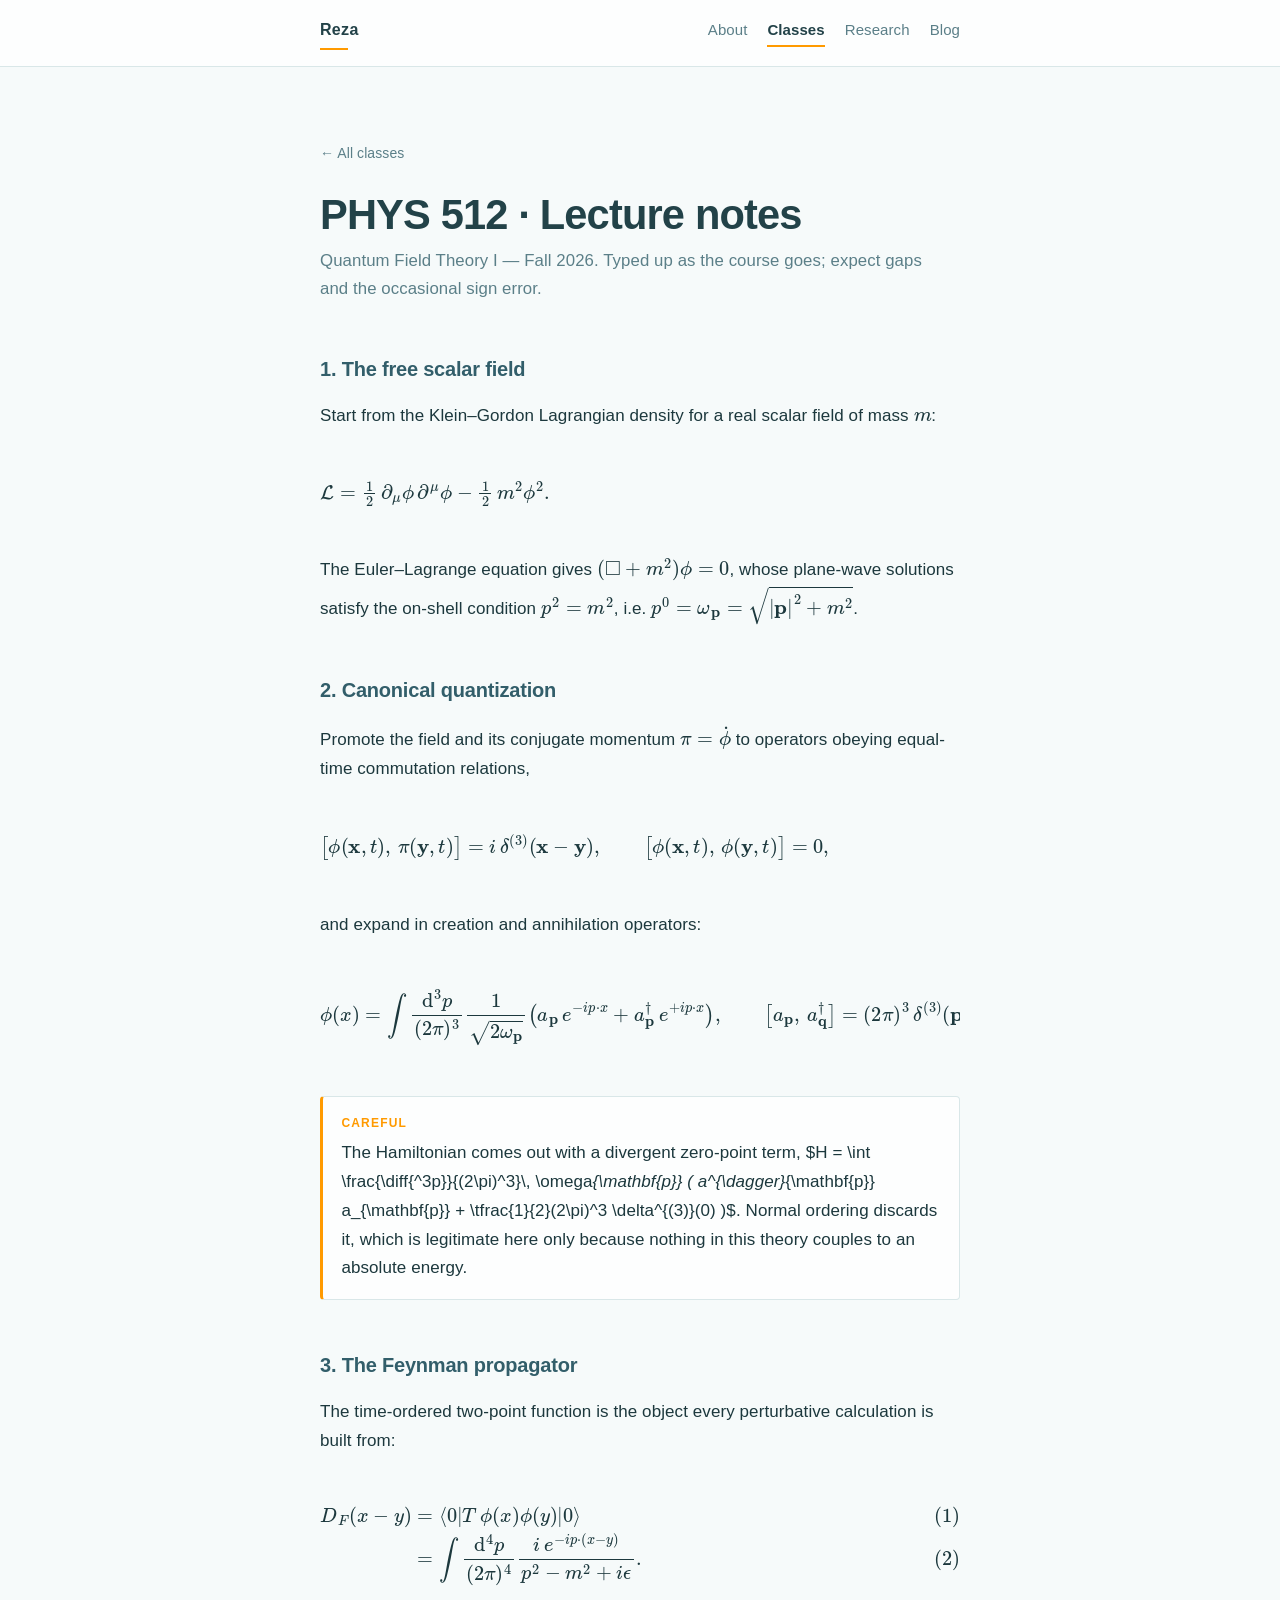
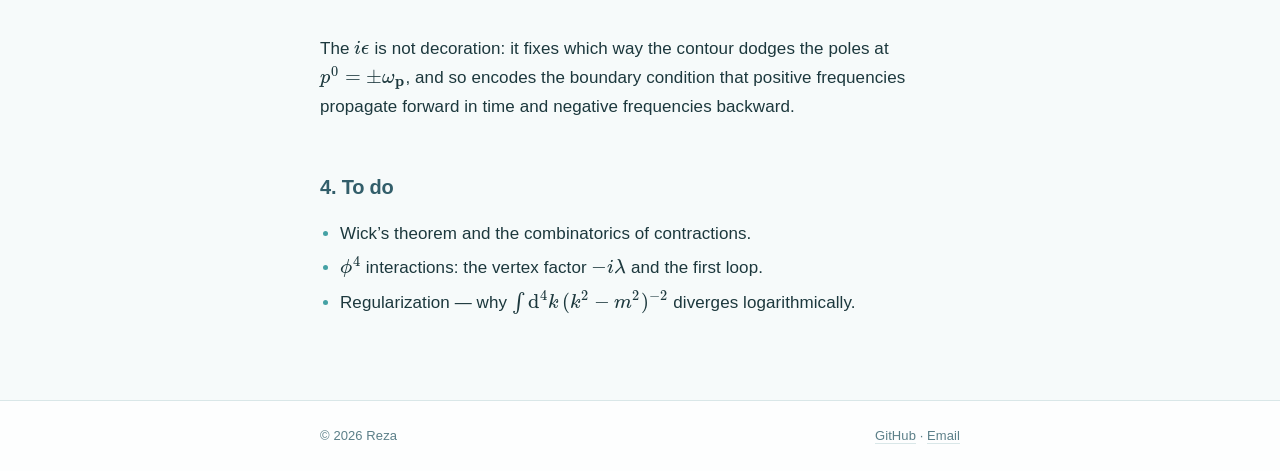
<file: notes/phys-512-qft.html>
<!doctype html>
<html lang="en">
<head>
<!-- Generated by tools/build.py from notes/phys-512-qft.md — edit that file, not this one. -->
<meta charset="utf-8">
<meta name="viewport" content="width=device-width, initial-scale=1">
<title>PHYS 512 · Lecture notes — Reza</title>
<meta name="description" content="Quantum Field Theory I — Fall 2026. Typed up as the course goes; expect gaps and the occasional sign error.">
<meta name="color-scheme" content="light dark">
<link rel="icon" href="../assets/favicon.svg" type="image/svg+xml">
<link rel="stylesheet" href="../assets/css/style.css">
<script src="../assets/js/site.js"></script>
<script defer id="MathJax-script" src="../assets/vendor/mathjax/tex-chtml.js"></script>
</head>
<body>
<a class="skip-link" href="#main">Skip to content</a>

<header class="site-header">
  <div class="wrap">
    <a class="brand" href="../index.html">Reza</a>
    <nav class="nav" aria-label="Primary">
      <a href="../index.html">About</a>
      <a href="../classes.html" aria-current="page">Classes</a>
      <a href="../research.html">Research</a>
      <a href="../blog.html">Blog</a>
    </nav>
  </div>
</header>

<main id="main">
  <div class="wrap">

    <a class="back" href="../classes.html">&larr; All classes</a>

    <h1 class="page-title">PHYS 512 · Lecture notes</h1>
    <p class="lede">Quantum Field Theory I — Fall 2026. Typed up as the course goes; expect gaps and the occasional sign error.</p>

<h2 id="1-the-free-scalar-field">1. The free scalar field</h2>

<p>Start from the Klein–Gordon Lagrangian density for a real scalar field of mass $m$:</p>

<div class="math-block">
  $$
    \mathcal{L} = \tfrac{1}{2}\,\partial_\mu \phi \,\partial^\mu \phi
                - \tfrac{1}{2}\,m^2 \phi^2 .
  $$
</div>

<p>The Euler–Lagrange equation gives $(\Box + m^2)\phi = 0$, whose plane-wave
solutions satisfy the on-shell condition $p^2 = m^2$, i.e.
$p^0 = \omega_{\mathbf{p}} = \sqrt{\abs{\mathbf{p}}^2 + m^2}$.</p>

<h2 id="2-canonical-quantization">2. Canonical quantization</h2>

<p>Promote the field and its conjugate momentum $\pi = \dot\phi$ to operators
obeying equal-time commutation relations,</p>

<div class="math-block">
  $$
    \bigl[\phi(\mathbf{x}, t),\, \pi(\mathbf{y}, t)\bigr]
      = i\,\delta^{(3)}(\mathbf{x} - \mathbf{y}),
    \qquad
    \bigl[\phi(\mathbf{x}, t),\, \phi(\mathbf{y}, t)\bigr] = 0,
  $$
</div>

<p>and expand in creation and annihilation operators:</p>

<div class="math-block">
  $$
    \phi(x) = \int \frac{\diff{^3 p}}{(2\pi)^3}
      \frac{1}{\sqrt{2\omega_{\mathbf{p}}}}
      \left( a_{\mathbf{p}}\, e^{-i p \cdot x}
           + a^{\dagger}_{\mathbf{p}}\, e^{+i p \cdot x} \right),
    \qquad
    \bigl[a_{\mathbf{p}},\, a^{\dagger}_{\mathbf{q}}\bigr]
      = (2\pi)^3\, \delta^{(3)}(\mathbf{p} - \mathbf{q}).
  $$
</div>

<div class="callout">
  <p class="callout-title">Careful</p>
  <p>The Hamiltonian comes out with a divergent zero-point term,
  $H = \int \frac{\diff{^3p}}{(2\pi)^3}\, \omega<em>{\mathbf{p}}
  ( a^{\dagger}</em>{\mathbf{p}} a_{\mathbf{p}} + \tfrac{1}{2}(2\pi)^3 \delta^{(3)}(0) )$.
  Normal ordering discards it, which is legitimate here only because nothing in
  this theory couples to an absolute energy.</p>
</div>

<h2 id="3-the-feynman-propagator">3. The Feynman propagator</h2>

<p>The time-ordered two-point function is the object every perturbative
calculation is built from:</p>

<div class="math-block">
  \begin{align}
    D_F(x - y) &amp;= \inner{0 | T\,\phi(x)\phi(y) | 0} \\
               &amp;= \int \frac{\diff{^4 p}}{(2\pi)^4}
                  \frac{i\, e^{-i p\cdot(x-y)}}{p^2 - m^2 + i\epsilon}.
  \end{align}
</div>

<p>The $i\epsilon$ is not decoration: it fixes which way the contour dodges the
poles at $p^0 = \pm\omega_{\mathbf{p}}$, and so encodes the boundary condition
that positive frequencies propagate forward in time and negative frequencies
backward.</p>

<h2 id="4-to-do">4. To do</h2>

<ul>
<li>Wick&#8217;s theorem and the combinatorics of contractions.</li>
<li>$\phi^4$ interactions: the vertex factor $-i\lambda$ and the first loop.</li>
<li>Regularization — why $\int \diff{^4 k}\, (k^2 - m^2)^{-2}$ diverges logarithmically.</li>
</ul>

  </div>
</main>

<footer class="site-footer">
  <div class="wrap">
    <span>&copy; <span data-year>2026</span> Reza</span>
    <span><a href="https://github.com/kazemi-reza">GitHub</a> &middot; <a href="mailto:kazemi@berkeley.edu">Email</a></span>
  </div>
</footer>
</body>
</html>
</file>
<file: assets/css/style.css>
/* ==========================================================================
   Palette — only these four colors and shades/tints of them.
     #224248  ink      (deep teal)
     #325E6A  slate    (mid teal-blue)
     #44A1A4  teal     (accent)
     #FF9A00  amber    (highlight)
   ========================================================================== */

:root {
  color-scheme: light;

  --ink:    #224248;
  --slate:  #325E6A;
  --teal:   #44A1A4;
  --amber:  #FF9A00;

  /* tints & shades derived from the four above */
  --bg:        #f6fafa;
  --surface:   #fdfefe;
  --text:      #1c383d;
  --muted:     #5b7f88;
  --line:      #d9e7e8;
  --line-soft: #e9f1f2;
  --amber-soft:#fff3e0;
  --teal-soft: #e5f3f3;

  --measure: 44rem;
  --pad: clamp(1.25rem, 4vw, 2rem);
  --radius: 4px;

  --sans: ui-sans-serif, -apple-system, BlinkMacSystemFont, "Segoe UI", Inter,
          Roboto, "Helvetica Neue", Arial, sans-serif;
  --mono: ui-monospace, SFMono-Regular, "SF Mono", Menlo, Consolas,
          "Liberation Mono", monospace;
}

@media (prefers-color-scheme: dark) {
  :root {
    color-scheme: dark;
    --bg:        #142a2f;
    --surface:   #1b363c;
    --text:      #dbe9ea;
    --muted:     #96b3b9;
    --line:      #2b4d55;
    --line-soft: #23424a;
    --amber-soft:#3a2c14;
    --teal-soft: #1e3f45;
  }
}

/* --------------------------------------------------------------- reset -- */

*, *::before, *::after { box-sizing: border-box; }

html { -webkit-text-size-adjust: 100%; scroll-behavior: smooth; }

body {
  margin: 0;
  /* Keeps the footer at the bottom of the window on a short page. */
  min-height: 100vh;
  display: flex;
  flex-direction: column;
  background: var(--bg);
  color: var(--text);
  font-family: var(--sans);
  font-size: 1.0625rem;
  line-height: 1.7;
  letter-spacing: 0.005em;
  -webkit-font-smoothing: antialiased;
}

img { max-width: 100%; height: auto; }

a {
  color: var(--slate);
  text-decoration: none;
  border-bottom: 1px solid var(--teal);
  transition: color .15s ease, border-color .15s ease, background-color .15s ease;
}
a:hover { color: var(--teal); border-bottom-color: var(--amber); }

:focus-visible {
  outline: 2px solid var(--amber);
  outline-offset: 3px;
  border-radius: 2px;
}

/* --------------------------------------------------------------- layout - */

.wrap {
  width: 100%;
  max-width: var(--measure);
  margin-inline: auto;
  padding-inline: var(--pad);
}

.skip-link {
  position: absolute;
  left: -9999px;
  top: 0;
  background: var(--amber);
  color: #224248;
  padding: .5rem .9rem;
  border: 0;
  z-index: 20;
}
.skip-link:focus { left: 0; }

/* ---------------------------------------------------------------- header  */

.site-header {
  border-bottom: 1px solid var(--line);
  background: var(--surface);
  position: sticky;
  top: 0;
  z-index: 10;
}

.site-header .wrap {
  display: flex;
  flex-wrap: wrap;
  align-items: baseline;
  gap: .5rem 1.5rem;
  padding-block: 1rem;
}

.brand {
  font-size: 1rem;
  font-weight: 650;
  letter-spacing: 0.02em;
  color: var(--ink);
  border: 0;
  margin-right: auto;
}
@media (prefers-color-scheme: dark) { .brand { color: var(--text); } }
.brand:hover { color: var(--teal); }
.brand::after {
  content: "";
  display: block;
  width: 1.75rem;
  height: 2px;
  margin-top: .3rem;
  background: var(--amber);
}

.nav {
  display: flex;
  flex-wrap: wrap;
  gap: 1.25rem;
  font-size: .9375rem;
}

.nav a {
  color: var(--muted);
  border-bottom: 2px solid transparent;
  padding-bottom: 2px;
}
.nav a:hover { color: var(--teal); border-bottom-color: var(--teal); }
.nav a[aria-current="page"] {
  color: var(--ink);
  border-bottom-color: var(--amber);
  font-weight: 550;
}
@media (prefers-color-scheme: dark) { .nav a[aria-current="page"] { color: var(--text); } }

/* ------------------------------------------------------------------ page  */

main {
  flex: 1 0 auto;
  padding-block: clamp(2.5rem, 7vw, 4.5rem) 4rem;
}

.page-title {
  font-size: clamp(1.9rem, 5vw, 2.6rem);
  line-height: 1.15;
  letter-spacing: -0.02em;
  font-weight: 680;
  color: var(--ink);
  margin: 0 0 .5rem;
}
@media (prefers-color-scheme: dark) { .page-title { color: var(--text); } }

.lede {
  color: var(--muted);
  font-size: 1.05rem;
  margin: 0 0 2.5rem;
  max-width: 38rem;
}

h2 {
  font-size: 1.25rem;
  letter-spacing: -0.01em;
  color: var(--slate);
  margin: 3rem 0 1rem;
  font-weight: 640;
}
@media (prefers-color-scheme: dark) { h2 { color: var(--teal); } }

h3 { font-size: 1.05rem; margin: 2rem 0 .5rem; font-weight: 620; }

p, ul, ol { margin: 0 0 1.15rem; }
ul, ol { padding-left: 1.25rem; }
li { margin-bottom: .35rem; }
li::marker { color: var(--teal); }

hr {
  border: 0;
  border-top: 1px solid var(--line);
  margin: 3rem 0;
}

strong { color: var(--ink); font-weight: 640; }
@media (prefers-color-scheme: dark) { strong { color: var(--text); } }

small, .small { font-size: .875rem; color: var(--muted); }

blockquote {
  margin: 1.5rem 0;
  padding: .25rem 0 .25rem 1.15rem;
  border-left: 3px solid var(--teal);
  color: var(--muted);
  font-style: italic;
}

code {
  font-family: var(--mono);
  font-size: .875em;
  background: var(--teal-soft);
  color: var(--ink);
  padding: .1em .35em;
  border-radius: 3px;
}
@media (prefers-color-scheme: dark) { code { color: var(--text); } }

pre {
  background: var(--surface);
  border: 1px solid var(--line);
  border-left: 3px solid var(--teal);
  border-radius: var(--radius);
  padding: 1rem 1.1rem;
  overflow-x: auto;
  font-size: .875rem;
  line-height: 1.6;
}
pre code { background: none; padding: 0; font-size: 1em; }

table {
  width: 100%;
  border-collapse: collapse;
  font-size: .9375rem;
  margin: 0 0 1.5rem;
}
th, td {
  text-align: left;
  padding: .6rem .75rem .6rem 0;
  border-bottom: 1px solid var(--line-soft);
  vertical-align: top;
}
th {
  color: var(--slate);
  font-weight: 620;
  border-bottom-color: var(--line);
  font-size: .8125rem;
  text-transform: uppercase;
  letter-spacing: .08em;
}
@media (prefers-color-scheme: dark) { th { color: var(--teal); } }

.table-scroll { overflow-x: auto; }

/* ------------------------------------------------------------------ home  */

.hero { margin-bottom: 1rem; }
.hero .page-title { margin-bottom: .75rem; }

.hero-role {
  color: var(--teal);
  font-size: .8125rem;
  text-transform: uppercase;
  letter-spacing: .14em;
  font-weight: 640;
  margin: 0 0 .75rem;
}

.bio { max-width: 40rem; }
.bio p { margin-bottom: 1.15rem; }

.links {
  display: flex;
  flex-wrap: wrap;
  gap: .5rem .75rem;
  margin: 1.75rem 0 0;
  padding: 0;
  list-style: none;
}
.links li { margin: 0; }
.links a {
  display: inline-block;
  font-size: .875rem;
  padding: .3rem .7rem;
  border: 1px solid var(--line);
  border-radius: var(--radius);
  color: var(--slate);
  background: var(--surface);
}
@media (prefers-color-scheme: dark) { .links a { color: var(--text); } }
.links a:hover { border-color: var(--teal); color: var(--teal); background: var(--teal-soft); }

/* section cards linking to the other tabs */

.tabs {
  display: grid;
  gap: 1rem;
  grid-template-columns: repeat(auto-fit, minmax(15rem, 1fr));
  margin-top: 1.5rem;
  padding: 0;
  list-style: none;
}
.tabs li { margin: 0; }

.card {
  display: block;
  height: 100%;
  padding: 1.1rem 1.2rem;
  background: var(--surface);
  border: 1px solid var(--line);
  border-left: 3px solid var(--teal);
  border-radius: var(--radius);
  color: inherit;
}
.card:hover {
  border-color: var(--teal);
  border-left-color: var(--amber);
  transform: translateY(-1px);
}
.card h3 {
  margin: 0 0 .3rem;
  font-size: 1rem;
  color: var(--ink);
}
@media (prefers-color-scheme: dark) { .card h3 { color: var(--text); } }
.card p { margin: 0; color: var(--muted); font-size: .9375rem; }

/* ------------------------------------------------------------- listings - */

.entry {
  padding: 1.4rem 0;
  border-bottom: 1px solid var(--line-soft);
}
.entry:first-of-type { padding-top: .5rem; }
.entry:last-of-type { border-bottom: 0; }
.entry h3 { margin: 0 0 .35rem; }
.entry h3 a { color: var(--ink); border-bottom-color: transparent; }
@media (prefers-color-scheme: dark) { .entry h3 a { color: var(--text); } }
.entry h3 a:hover { color: var(--teal); border-bottom-color: var(--amber); }
.entry p { margin: 0 0 .5rem; }

.meta {
  display: flex;
  flex-wrap: wrap;
  gap: .4rem .9rem;
  align-items: center;
  font-size: .8125rem;
  color: var(--muted);
  margin: 0 0 .4rem;
  letter-spacing: .02em;
}

.tag {
  display: inline-block;
  font-size: .75rem;
  letter-spacing: .06em;
  text-transform: uppercase;
  font-weight: 620;
  color: var(--slate);
  background: var(--teal-soft);
  border-radius: 2px;
  padding: .1rem .45rem;
}
@media (prefers-color-scheme: dark) { .tag { color: var(--text); } }
.tag--active { color: var(--ink); background: var(--amber-soft); }
@media (prefers-color-scheme: dark) { .tag--active { color: var(--amber); } }

.note-links {
  display: flex;
  flex-wrap: wrap;
  gap: .5rem .75rem;
  padding: 0;
  margin: .5rem 0 0;
  list-style: none;
  font-size: .875rem;
}
.note-links li { margin: 0; }

/* ------------------------------------------------------------------ math  */

.math-block {
  margin: 1.5rem 0;
  padding: .25rem 0;
  overflow-x: auto;
  overflow-y: hidden;
}
mjx-container[display="true"] { margin: 1.4rem 0 !important; }
mjx-container { max-width: 100%; }

/* Long display equations get a little breathing room on narrow screens; anything
   still too wide scrolls inside its .math-block rather than stretching the page. */
@media (max-width: 32rem) {
  mjx-container[display="true"] { font-size: 94%; }
}

.callout {
  background: var(--surface);
  border: 1px solid var(--line);
  border-left: 3px solid var(--amber);
  border-radius: var(--radius);
  padding: 1rem 1.15rem;
  margin: 1.5rem 0;
}
.callout > :last-child { margin-bottom: 0; }
.callout-title {
  font-size: .75rem;
  text-transform: uppercase;
  letter-spacing: .1em;
  font-weight: 660;
  color: var(--amber);
  margin: 0 0 .35rem;
}

/* ---------------------------------------------------------------- footer  */

.site-footer {
  border-top: 1px solid var(--line);
  background: var(--surface);
  padding-block: 1.5rem;
  font-size: .8125rem;
  color: var(--muted);
}
.site-footer .wrap {
  display: flex;
  flex-wrap: wrap;
  justify-content: space-between;
  gap: .5rem 1.5rem;
}
.site-footer a { color: var(--muted); border-bottom-color: var(--line); }
.site-footer a:hover { color: var(--teal); border-bottom-color: var(--amber); }

.back {
  display: inline-block;
  font-size: .875rem;
  margin-bottom: 1.5rem;
  border-bottom-color: transparent;
  color: var(--muted);
}
.back:hover { color: var(--teal); }

@media (prefers-reduced-motion: reduce) {
  * { transition: none !important; scroll-behavior: auto !important; }
  .card:hover { transform: none; }
}

@media print {
  .site-header, .site-footer, .skip-link { display: none; }
  body { background: #fff; color: #000; }
}
</file>
